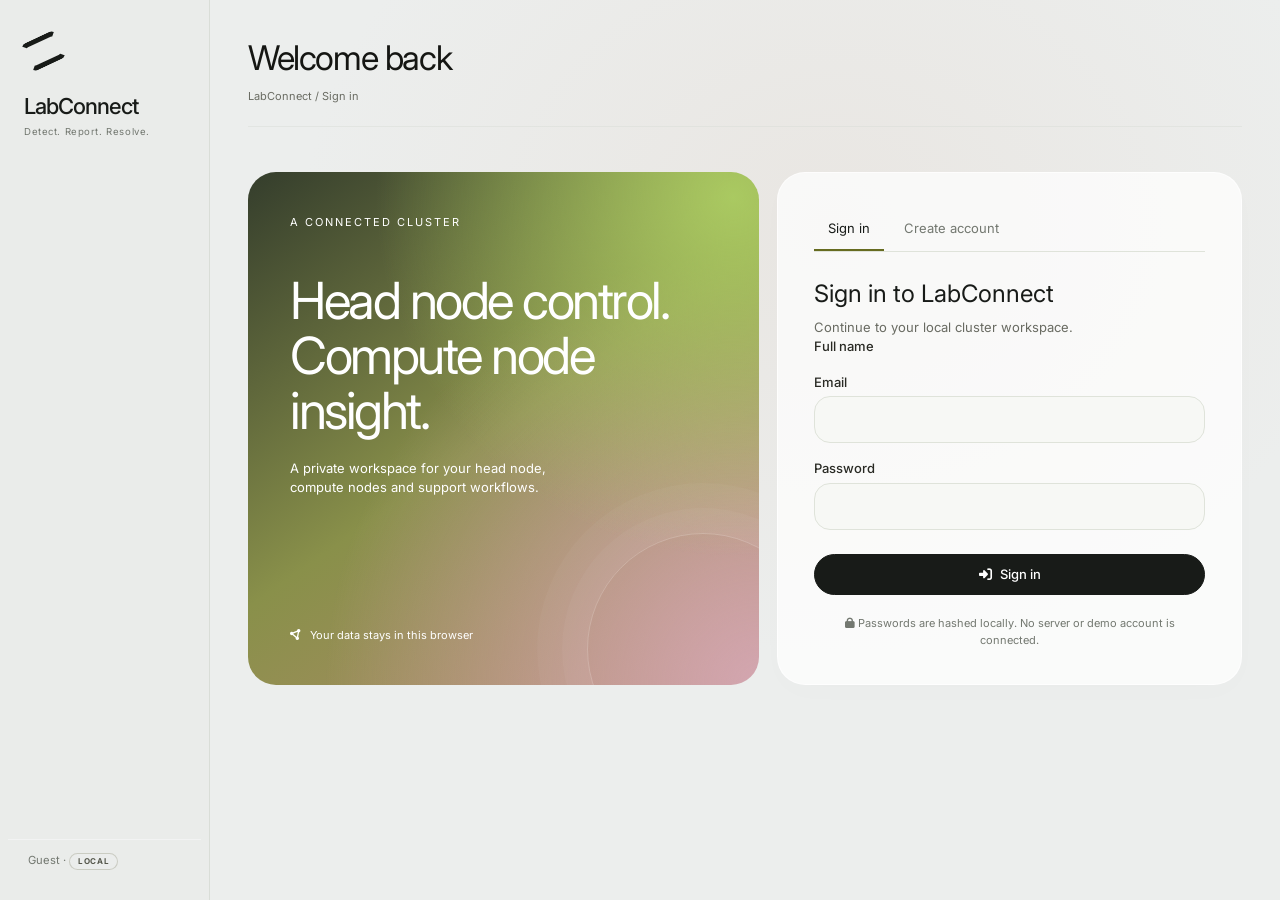
<file: index.html>
﻿<!DOCTYPE html>
<html lang="en">
<head>
    <meta charset="UTF-8" />
    <meta name="viewport" content="width=device-width, initial-scale=1.0" />
    <title>LabConnect Agent — Computer health &amp; fault reporting</title>

    <!-- Font & Icons -->
    <link href="https://fonts.googleapis.com/css2?family=Inter:ital,wght@0,400;0,500;0,600;0,700;1,400&display=swap" rel="stylesheet" />
    <link rel="stylesheet" href="https://cdnjs.cloudflare.com/ajax/libs/font-awesome/6.5.0/css/all.min.css" />

    <link rel="stylesheet" href="assets/css/main.css" />
    <link rel="stylesheet" href="assets/css/agent.css" />
</head>
<body>

<div class="app-container" id="app">

    <!-- ===== SIDEBAR ===== -->
    <aside class="sidebar" id="sidebar">
        <div class="sidebar-brand">
            <h1>Lab<span>Connect</span></h1>
            <div class="tagline">Detect. Report. Resolve.</div>
        </div>

        <nav class="sidebar-nav" id="sidebarNav">
            <!-- filled dynamically -->
        </nav>

        <div class="sidebar-footer">
            <span id="sidebarUser">Guest</span> &middot; <span class="demo-badge">LOCAL</span>
        </div>
    </aside>

    <!-- ===== MAIN ===== -->
    <main class="main-content">
        <!-- Top Bar -->
        <header class="topbar">
            <div class="topbar-left">
                <button class="sidebar-toggle" id="sidebarToggle" aria-label="Toggle sidebar">
                    <i class="fas fa-bars"></i>
                </button>
                <h2 id="pageTitle">Dashboard</h2>
                <div class="breadcrumb" id="pageBreadcrumb">LabConnect / Dashboard</div>
            </div>
            <div class="topbar-right">
                <span class="role-badge" id="roleBadge">Student</span>
                <div class="user-menu" id="userMenu">
                    <span id="userNameDisplay">Student</span>
                    <div class="avatar" id="userAvatar">S</div>
                </div>
                <button class="btn btn-outline btn-sm" id="logoutBtn"><i class="fas fa-sign-out-alt"></i> Logout</button>
            </div>
        </header>

        <!-- ===== PAGES ===== -->
        <div id="pages">
            <!-- content rendered by JS -->
        </div>
    </main>
</div>

<!-- Ordered classic scripts keep the prototype usable without a build step. -->
<script defer src="src/config/constants.js"></script>
<script defer src="src/config/storage-keys.js"></script>
<script defer src="src/state/store.js"></script>
<script defer src="src/utils/format.js"></script>
<script defer src="src/services/reports.js"></script>
<script defer src="src/services/storage.js"></script>
<script defer src="src/services/auth.js"></script>
<script defer src="src/components/status-badge.js"></script>
<script defer src="src/components/navigation.js"></script>
<script defer src="src/components/computer-detail.js"></script>
<script defer src="src/pages/dashboard.js"></script>
<script defer src="src/pages/monitoring.js"></script>
<script defer src="src/pages/my-reports.js"></script>
<script defer src="src/pages/auth.js"></script>
<script defer src="src/pages/onboarding.js"></script>
<script defer src="src/pages/labs.js"></script>
<script defer src="src/pages/report.js"></script>
<script defer src="src/pages/faults.js"></script>
<script defer src="src/pages/computers.js"></script>
<script defer src="src/pages/users.js"></script>
<script defer src="src/pages/analytics.js"></script>
<script defer src="src/router.js"></script>
<script defer src="src/app.js"></script>
</body>
</html>
</file>
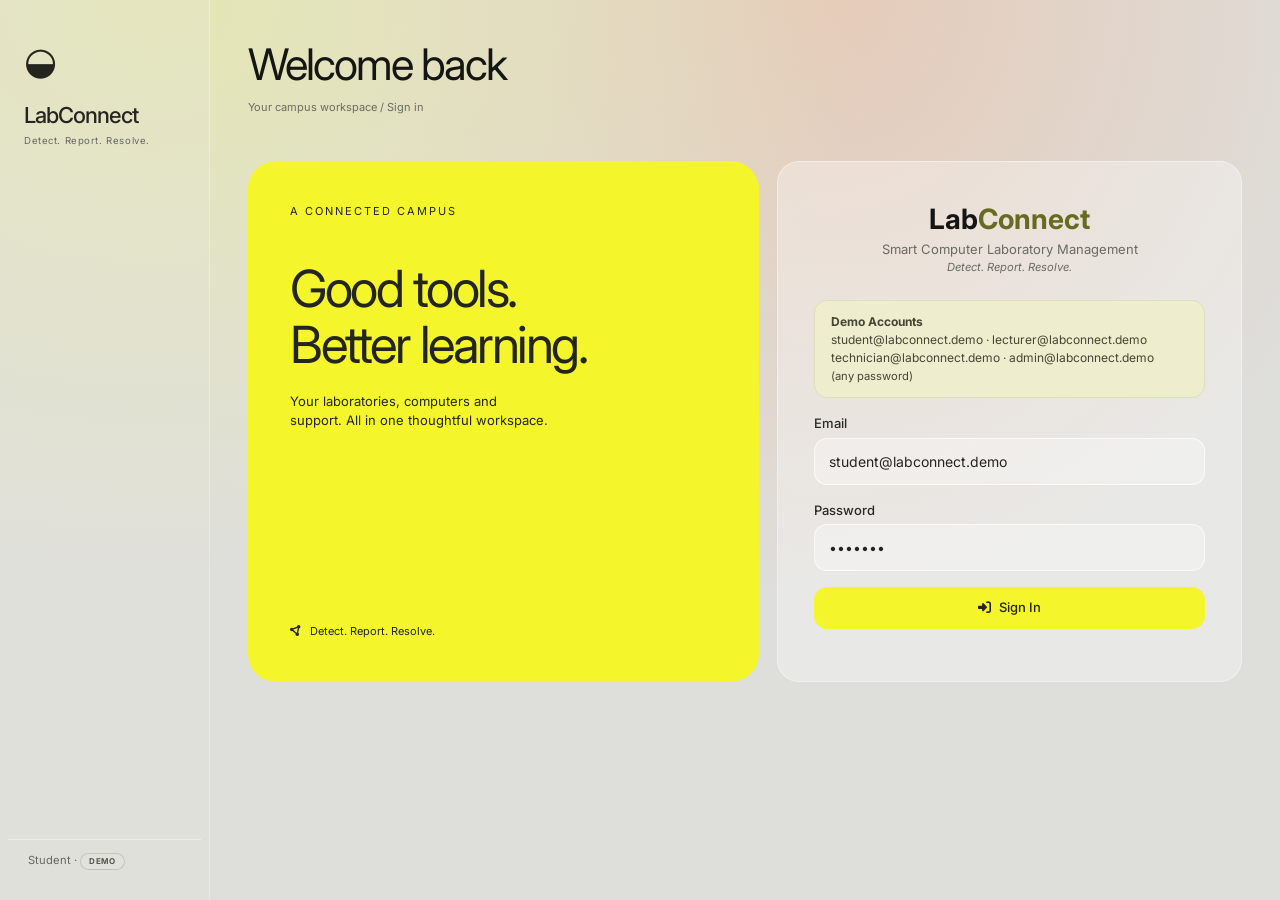
<file: archive/old.html>
<!DOCTYPE html>
<html lang="en">
<head>
    <meta charset="UTF-8" />
    <meta name="viewport" content="width=device-width, initial-scale=1.0" />
    <title>LabConnect – Smart Computer Laboratory Management</title>

    <!-- Font & Icons -->
    <link href="https://fonts.googleapis.com/css2?family=Inter:ital,wght@0,400;0,500;0,600;0,700;1,400&display=swap" rel="stylesheet" />
    <link rel="stylesheet" href="https://cdnjs.cloudflare.com/ajax/libs/font-awesome/6.5.0/css/all.min.css" />

    <style>
        /* ===== RESET & BASE ===== */
        * {
            margin: 0;
            padding: 0;
            box-sizing: border-box;
        }

        body {
            font-family: 'Inter', -apple-system, BlinkMacSystemFont, sans-serif;
            background: #dededb;
            color: #292a24;
            line-height: 1.5;
            min-height: 100vh;
        }

        /* ===== UTILITY ===== */
        .status-badge {
            display: inline-flex;
            align-items: center;
            gap: 0.375rem;
            padding: 0.2rem 0.7rem;
            border-radius: 9999px;
            font-size: 0.7rem;
            font-weight: 600;
            text-transform: uppercase;
            letter-spacing: 0.02em;
        }

        .status-badge .dot {
            width: 0.45rem;
            height: 0.45rem;
            border-radius: 50%;
            display: inline-block;
        }

        .status-badge.healthy { background: #eeefbb; color: #414619; }
        .status-badge.healthy .dot { background: #666b20; }

        .status-badge.warning { background: #ffe0b5; color: #714016; }
        .status-badge.warning .dot { background: #a65b20; }

        .status-badge.critical { background: #ffdbc6; color: #783211; }
        .status-badge.critical .dot { background: #bb521e; }

        .status-badge.offline { background: #e9ecef; color: #495057; }
        .status-badge.offline .dot { background: #6c757d; }

        .status-badge.maintenance { background: #e4e4d4; color: #454535; }
        .status-badge.maintenance .dot { background: #686853; }

        .status-badge.resolved { background: #eeefbb; color: #414619; }
        .status-badge.resolved .dot { background: #666b20; }

        .status-badge.open { background: #ffe0b5; color: #714016; }
        .status-badge.open .dot { background: #a65b20; }

        .status-badge.in-progress { background: #e4e4d4; color: #454535; }
        .status-badge.in-progress .dot { background: #686853; }

        .status-badge.acknowledged { background: #d6d8e7; color: #2d2a5e; }
        .status-badge.acknowledged .dot { background: #666b20; }

        .status-badge.closed { background: #e9ecef; color: #495057; }
        .status-badge.closed .dot { background: #6c757d; }

        .btn {
            display: inline-flex;
            align-items: center;
            gap: 0.5rem;
            padding: 0.5rem 1.1rem;
            border-radius: 0.5rem;
            font-weight: 500;
            font-size: 0.813rem;
            border: none;
            cursor: pointer;
            transition: all 0.15s ease;
            text-decoration: none;
            background: #fff;
            color: #292a24;
            border: 1px solid #e2e8f0;
        }

        .btn:hover { background: #f8f9fa; }

        .btn-primary {
            background: #151613;
            color: #fff;
            border-color: #151613;
        }
        .btn-primary:hover { background: #292a24; border-color: #292a24; }

        .btn-teal {
            background: #666b20;
            color: #fff;
            border-color: #666b20;
        }
        .btn-teal:hover { background: #50551b; border-color: #50551b; }

        .btn-success {
            background: #666b20;
            color: #fff;
            border-color: #666b20;
        }
        .btn-success:hover { background: #1e7e34; border-color: #1e7e34; }

        .btn-danger {
            background: #bb521e;
            color: #fff;
            border-color: #bb521e;
        }
        .btn-danger:hover { background: #c82333; border-color: #c82333; }

        .btn-warning {
            background: #a65b20;
            color: #292a24;
            border-color: #a65b20;
        }
        .btn-warning:hover { background: #e0a800; border-color: #e0a800; }

        .btn-outline {
            background: transparent;
            border-color: #e2e8f0;
        }
        .btn-outline:hover { background: #f8f9fa; }

        .btn-sm { padding: 0.25rem 0.6rem; font-size: 0.7rem; }
        .btn-lg { padding: 0.625rem 1.25rem; font-size: 0.938rem; }

        .card {
            background: #ffffff;
            border-radius: 0.75rem;
            padding: 1.25rem;
            box-shadow: 0 1px 3px rgba(0,0,0,0.06);
            border: 1px solid #eef2f7;
            transition: box-shadow 0.15s ease;
        }
        .card:hover { box-shadow: 0 4px 16px rgba(0,0,0,0.06); }

        .card-title {
            font-size: 0.7rem;
            font-weight: 600;
            text-transform: uppercase;
            letter-spacing: 0.05em;
            color: #696b62;
            margin-bottom: 0.4rem;
        }

        .card-value {
            font-size: 1.625rem;
            font-weight: 700;
            color: #151613;
            line-height: 1.2;
        }

        .card-value .sub {
            font-size: 0.813rem;
            font-weight: 400;
            color: #696b62;
        }

        .section-title {
            font-size: 1.1rem;
            font-weight: 600;
            color: #151613;
            margin-bottom: 1rem;
        }

        .grid-2 { display: grid; grid-template-columns: 1fr 1fr; gap: 1rem; }
        .grid-3 { display: grid; grid-template-columns: repeat(3, 1fr); gap: 1rem; }
        .grid-4 { display: grid; grid-template-columns: repeat(4, 1fr); gap: 1rem; }

        .flex { display: flex; }
        .flex-between { display: flex; justify-content: space-between; align-items: center; }
        .flex-center { display: flex; align-items: center; gap: 0.5rem; }
        .gap-1 { gap: 0.5rem; }
        .gap-2 { gap: 1rem; }
        .gap-3 { gap: 1.5rem; }
        .mt-1 { margin-top: 0.5rem; }
        .mt-2 { margin-top: 1rem; }
        .mt-3 { margin-top: 1.5rem; }
        .mb-1 { margin-bottom: 0.5rem; }
        .mb-2 { margin-bottom: 1rem; }
        .mb-3 { margin-bottom: 1.5rem; }
        .text-center { text-align: center; }
        .text-muted { color: #696b62; }
        .text-sm { font-size: 0.813rem; }
        .text-xs { font-size: 0.7rem; }

        /* ===== SIDEBAR ===== */
        .app-container {
            display: flex;
            min-height: 100vh;
        }

        .sidebar {
            width: 240px;
            background: #151613;
            color: #d4d7e3;
            display: flex;
            flex-direction: column;
            position: fixed;
            top: 0;
            left: 0;
            bottom: 0;
            z-index: 50;
            transition: transform 0.25s ease;
            overflow-y: auto;
        }

        .sidebar-brand {
            padding: 1.25rem 1.25rem 0.75rem 1.25rem;
            border-bottom: 1px solid rgba(255,255,255,0.06);
        }

        .sidebar-brand h1 {
            font-size: 1.125rem;
            font-weight: 700;
            color: #fff;
            letter-spacing: -0.02em;
        }
        .sidebar-brand h1 span {
            color: #666b20;
        }
        .sidebar-brand .tagline {
            font-size: 0.6rem;
            font-weight: 400;
            color: #696b62;
            letter-spacing: 0.06em;
            margin-top: 0.1rem;
        }

        .sidebar-nav {
            flex: 1;
            padding: 0.75rem 0.75rem 1rem;
        }

        .sidebar-nav .nav-label {
            font-size: 0.55rem;
            font-weight: 700;
            text-transform: uppercase;
            letter-spacing: 0.08em;
            color: #5a5f7a;
            padding: 0.75rem 0.75rem 0.25rem;
        }

        .sidebar-nav a {
            display: flex;
            align-items: center;
            gap: 0.625rem;
            padding: 0.5rem 0.75rem;
            border-radius: 0.5rem;
            color: #a8adc7;
            text-decoration: none;
            font-size: 0.813rem;
            font-weight: 500;
            transition: all 0.12s ease;
            margin-bottom: 0.1rem;
        }

        .sidebar-nav a i {
            width: 1.25rem;
            text-align: center;
            font-size: 0.9rem;
            color: #5a5f7a;
        }

        .sidebar-nav a:hover {
            background: rgba(255,255,255,0.05);
            color: #fff;
        }
        .sidebar-nav a:hover i {
            color: #d4d7e3;
        }

        .sidebar-nav a.active {
            background: rgba(14, 165, 233, 0.12);
            color: #fff;
        }
        .sidebar-nav a.active i {
            color: #666b20;
        }

        .sidebar-footer {
            padding: 0.75rem 1.25rem;
            border-top: 1px solid rgba(255,255,255,0.06);
            font-size: 0.7rem;
            color: #5a5f7a;
        }

        /* ===== MAIN CONTENT ===== */
        .main-content {
            flex: 1;
            margin-left: 240px;
            padding: 1.5rem 2rem 2rem;
            min-height: 100vh;
            background: #dededb;
        }

        /* ===== TOP BAR ===== */
        .topbar {
            display: flex;
            justify-content: space-between;
            align-items: center;
            padding-bottom: 1rem;
            border-bottom: 1px solid #eef2f7;
            margin-bottom: 1.5rem;
            flex-wrap: wrap;
            gap: 0.75rem;
        }

        .topbar-left h2 {
            font-size: 1.25rem;
            font-weight: 600;
            color: #151613;
        }
        .topbar-left .breadcrumb {
            font-size: 0.8rem;
            color: #696b62;
        }

        .topbar-right {
            display: flex;
            align-items: center;
            gap: 0.75rem;
        }

        .user-menu {
            display: flex;
            align-items: center;
            gap: 0.5rem;
            padding: 0.25rem 0.5rem 0.25rem 0.75rem;
            border-radius: 9999px;
            background: #fff;
            border: 1px solid #eef2f7;
            cursor: pointer;
            font-size: 0.813rem;
            font-weight: 500;
        }
        .user-menu .avatar {
            width: 2rem;
            height: 2rem;
            border-radius: 50%;
            background: #666b20;
            color: #fff;
            display: flex;
            align-items: center;
            justify-content: center;
            font-weight: 600;
            font-size: 0.7rem;
        }

        .role-badge {
            font-size: 0.55rem;
            font-weight: 700;
            text-transform: uppercase;
            letter-spacing: 0.06em;
            padding: 0.15rem 0.6rem;
            border-radius: 9999px;
            background: #151613;
            color: #fff;
        }

        /* ===== RESPONSIVE ===== */
        .sidebar-toggle {
            display: none;
            background: none;
            border: none;
            font-size: 1.25rem;
            color: #292a24;
            cursor: pointer;
            padding: 0.25rem;
        }

        @media (max-width: 992px) {
            .grid-4 { grid-template-columns: repeat(2, 1fr); }
        }

        @media (max-width: 768px) {
            .sidebar {
                transform: translateX(-100%);
                width: 280px;
            }
            .sidebar.open { transform: translateX(0); }
            .main-content { margin-left: 0; padding: 1rem; }
            .sidebar-toggle { display: block; }
            .grid-2, .grid-3, .grid-4 { grid-template-columns: 1fr; }
            .topbar { flex-direction: column; align-items: stretch; }
            .topbar-right { justify-content: flex-end; }
        }

        @media (max-width: 480px) {
            .main-content { padding: 0.75rem; }
            .card { padding: 0.875rem; }
            .card-value { font-size: 1.25rem; }
        }

        /* ===== PAGE CONTENT (dynamic) ===== */
        .page { display: none; }
        .page.active { display: block; }

        /* ===== LAB MAP ===== */
        .computer-grid {
            display: grid;
            grid-template-columns: repeat(auto-fill, minmax(105px, 1fr));
            gap: 0.75rem;
        }

        .computer-tile {
            background: #fff;
            border: 1px solid #eef2f7;
            border-radius: 0.5rem;
            padding: 0.625rem 0.4rem;
            text-align: center;
            cursor: pointer;
            transition: all 0.15s ease;
        }
        .computer-tile:hover {
            border-color: #666b20;
            transform: translateY(-2px);
            box-shadow: 0 4px 12px rgba(0,0,0,0.05);
        }
        .computer-tile .pc-id {
            font-weight: 600;
            font-size: 0.75rem;
            color: #151613;
        }
        .computer-tile .pc-status {
            font-size: 0.6rem;
            color: #696b62;
            display: flex;
            align-items: center;
            justify-content: center;
            gap: 0.25rem;
            margin-top: 0.15rem;
        }
        .computer-tile .pc-status .dot-sm {
            width: 0.4rem;
            height: 0.4rem;
            border-radius: 50%;
            display: inline-block;
        }

        .computer-tile.healthy { border-left: 3px solid #666b20; }
        .computer-tile.warning { border-left: 3px solid #a65b20; }
        .computer-tile.critical { border-left: 3px solid #bb521e; }
        .computer-tile.offline { border-left: 3px solid #6c757d; background: #f8f9fa; }
        .computer-tile.maintenance { border-left: 3px solid #686853; }

        /* ===== TABLES ===== */
        .table-wrap { overflow-x: auto; }
        table { width: 100%; border-collapse: collapse; font-size: 0.813rem; }
        th { 
            text-align: left; 
            padding: 0.6rem 0.75rem; 
            font-weight: 600; 
            color: #696b62; 
            border-bottom: 1px solid #eef2f7; 
            font-size: 0.65rem; 
            text-transform: uppercase; 
            letter-spacing: 0.05em; 
        }
        td { padding: 0.6rem 0.75rem; border-bottom: 1px solid #f5f6fa; }
        tr:hover td { background: #fafbfc; }

        /* ===== FORMS ===== */
        .form-group { margin-bottom: 1rem; }
        .form-group label { display: block; font-weight: 500; font-size: 0.813rem; margin-bottom: 0.25rem; color: #292a24; }
        .form-group .hint { font-size: 0.7rem; color: #696b62; font-weight: 400; }
        .form-control {
            width: 100%;
            padding: 0.5rem 0.75rem;
            border: 1px solid #e2e8f0;
            border-radius: 0.5rem;
            font-size: 0.875rem;
            font-family: inherit;
            transition: border-color 0.15s ease;
            background: #fff;
        }
        .form-control:focus { outline: none; border-color: #666b20; box-shadow: 0 0 0 3px rgba(14,165,233,0.08); }
        select.form-control { appearance: auto; }

        .alert {
            padding: 0.75rem 1rem;
            border-radius: 0.5rem;
            font-size: 0.813rem;
            margin-bottom: 1rem;
        }
        .alert-info { background: #eeeece; color: #454535; border: 1px solid #dedebc; }
        .alert-success { background: #eeefbb; color: #414619; border: 1px solid #b8dfc5; }
        .alert-warning { background: #ffe0b5; color: #714016; border: 1px solid #fae8a6; }
        .alert-danger { background: #ffdbc6; color: #783211; border: 1px solid #f5c6cb; }

        /* ===== DEMO BADGE ===== */
        .demo-badge {
            display: inline-block;
            font-size: 0.5rem;
            font-weight: 700;
            text-transform: uppercase;
            letter-spacing: 0.08em;
            padding: 0.1rem 0.5rem;
            border-radius: 9999px;
            background: rgba(255,255,255,0.06);
            color: #5a5f7a;
            border: 1px solid rgba(255,255,255,0.06);
        }

        /* ===== STATS ROW (like reference) ===== */
        .stats-row {
            display: grid;
            grid-template-columns: repeat(auto-fit, minmax(180px, 1fr));
            gap: 1rem;
            margin-bottom: 1.5rem;
        }

        .stat-card {
            background: #fff;
            border-radius: 0.75rem;
            padding: 1rem 1.25rem;
            border: 1px solid #eef2f7;
            box-shadow: 0 1px 3px rgba(0,0,0,0.04);
        }
        .stat-card .stat-label {
            font-size: 0.7rem;
            font-weight: 600;
            text-transform: uppercase;
            letter-spacing: 0.04em;
            color: #696b62;
        }
        .stat-card .stat-value {
            font-size: 1.5rem;
            font-weight: 700;
            color: #151613;
        }
        .stat-card .stat-change {
            font-size: 0.7rem;
            font-weight: 500;
        }
        .stat-card .stat-change.up { color: #666b20; }
        .stat-card .stat-change.down { color: #bb521e; }

        /* scroll */
        .sidebar::-webkit-scrollbar { width: 3px; }
        .sidebar::-webkit-scrollbar-track { background: transparent; }
        .sidebar::-webkit-scrollbar-thumb { background: #2a2f4a; border-radius: 9999px; }

        /* Reference palette: citrus, apricot, charcoal and warm frosted gray. */
        :root { --citrus:#f5f52c; --apricot:#ff934c; --ink:#24251f; --muted:#65675e; --glass:rgba(255,255,255,.32); }
        body { background: radial-gradient(ellipse at 12% 0%, #e5e6b3 0, transparent 45%), radial-gradient(ellipse at 65% 0%, #e5cbb9 0, transparent 48%), #dededb; color:var(--ink); }
        button,input,select,textarea { font:inherit; }
        button:focus-visible,a:focus-visible { outline:3px solid #666b20; outline-offset:4px; }
        .sidebar { width:210px; background:rgba(231,231,217,.28); color:var(--ink); border-right:1px solid #ffffff45; padding:18px 8px; }
        .sidebar-brand { padding:18px 16px 30px; border:0; }
        .sidebar-brand h1 { color:var(--ink); font-size:22px; font-weight:500; letter-spacing:-1px; }
        .sidebar-brand h1::before { content:'◒'; display:block; font-size:38px; line-height:1.3; margin-bottom:14px; }
        .sidebar-brand h1 span { color:var(--ink); }
        .sidebar-brand .tagline,.sidebar-footer,.sidebar-nav .nav-label { color:var(--muted); }
        .sidebar-nav a { color:#52544b; padding:13px 14px; border-radius:15px; margin-bottom:6px; font-size:12px; }
        .sidebar-nav a i,.sidebar-nav a.active i { color:var(--ink); }
        .sidebar-nav a:hover,.sidebar-nav a.active { background:#ffffffa8; color:var(--ink); }
        .sidebar-nav a:hover i { color:var(--ink); }
        .sidebar-footer { border-color:#ffffff66; }
        .demo-badge { color:#55574c; border-color:#898b7255; }
        .main-content { margin-left:210px; padding:38px 38px 48px; background:transparent; min-width:0; }
        .topbar { border:0; margin-bottom:30px; padding:0; }
        .topbar-left h2 { font-size:clamp(30px,3.4vw,48px); font-weight:400; letter-spacing:-2px; line-height:1.2; }
        .topbar-left .breadcrumb { font-size:11px; margin-top:9px; }
        .user-menu { background:var(--glass); border-color:#ffffff88; border-radius:16px; padding:8px 10px 8px 15px; font-size:12px; cursor:default; }
        .user-menu .avatar { background:var(--ink); color:var(--citrus); }
        .role-badge { background:#ffffff65; color:var(--ink); padding:7px 10px; }
        .btn { border-radius:13px; padding:10px 16px; background:var(--glass); border-color:#ffffff88; color:var(--ink); }
        .btn:hover { background:#ffffffa6; transform:translateY(-1px); }
        .btn-primary,.btn-teal,.btn-success { background:var(--citrus); border-color:var(--citrus); color:var(--ink); }
        .btn-primary:hover,.btn-teal:hover,.btn-success:hover { background:#e8e927; border-color:#e8e927; }
        .btn-warning,.btn-danger { background:var(--apricot); color:var(--ink); border-color:var(--apricot); }
        .btn-sm { padding:7px 11px; }
        .card,.stat-card { background:var(--glass); border:1px solid #ffffff66; border-radius:22px; box-shadow:none; padding:23px; }
        .card:hover { box-shadow:0 8px 24px #33351a08; }
        .section-title { font-weight:500; font-size:18px; letter-spacing:-.5px; margin:25px 0 16px; }
        .stats-row { gap:12px; grid-template-columns:repeat(3,minmax(0,1fr)); }
        .stat-card .stat-label { text-transform:none; letter-spacing:0; color:#505248; font-weight:400; }
        .stat-card .stat-value { font-weight:400; font-size:34px; color:var(--ink)!important; }
        .status-badge { text-transform:none; font-weight:500; letter-spacing:0; font-size:10px; padding:5px 9px; }
        .table-wrap { border-radius:20px; background:#ffffff17; padding:8px 12px; }
        th { text-transform:none; letter-spacing:0; font-weight:400; font-size:11px; border-color:#ffffff55; padding:16px 12px; }
        td { padding:18px 12px; border-color:#ffffff35; font-size:12px; }
        tr:hover td { background:#ffffff35; }
        .form-control { background:#ffffff55; border-color:#ffffffaa; border-radius:13px; padding:12px 14px; color:var(--ink); }
        .form-control:focus { border-color:#686b30; box-shadow:0 0 0 3px #686b3015; }
        .computer-tile { background:#ffffff66; border-radius:15px; padding:16px 8px; }
        .overview { display:grid; grid-template-columns:1fr 1fr 1fr; gap:14px; margin-bottom:25px; }
        .overview-card { border-radius:25px; padding:24px; position:relative; overflow:hidden; min-height:230px; }
        .overview-card h3 { font-size:14px; font-weight:400; }
        .overview-card .metric { font-size:62px; font-weight:400; letter-spacing:-4px; margin-top:20px; line-height:1.15; position:relative; z-index:1; }
        .overview-card p { font-size:11px; margin-top:8px; position:relative; z-index:1; }
        .overview-card.citrus { background:var(--citrus); }
        .overview-card.apricot { background:var(--apricot); }
        .overview-card.dark { background:#151613; color:#f1f1e8; display:flex; flex-direction:column; align-items:flex-start; }
        .overview-card.dark h3 { color:#c5c6ba; }
        .overview-card.dark strong { font-size:27px; font-weight:400; letter-spacing:-1px; margin-top:22px; line-height:1.2; }
        .overview-card.dark .btn { margin-top:auto; font-size:11px; }
        .mini-bars { position:absolute; right:20px; bottom:0; display:flex; align-items:flex-end; gap:7px; height:105px; opacity:.8; }
        .mini-bars span { width:26px; height:35%; background:repeating-linear-gradient(45deg, #292a24 0 2px, transparent 2px 5px); border-radius:9px 9px 0 0; }
        .mini-bars span:nth-child(2) { height:65%; } .mini-bars span:nth-child(3) { height:100%; background:linear-gradient(#292a24,transparent); }
        .overview-card.apricot::after { content:''; position:absolute; width:140px; height:140px; border:28px solid #292a2422; border-top-color:#292a24; border-radius:50%; right:-30px; bottom:-35px; transform:rotate(-25deg); }
        .login-layout { display:grid; grid-template-columns:1.1fr 1fr; max-width:1000px; margin:45px auto; gap:18px; align-items:stretch; }
        .login-story { background:var(--citrus); border-radius:28px; padding:42px; display:flex; flex-direction:column; position:relative; overflow:hidden; }
        .login-story .eyebrow { font-size:11px; letter-spacing:2px; text-transform:uppercase; }
        .login-story h2 { font-size:clamp(34px,4vw,56px); line-height:1.08; font-weight:400; letter-spacing:-2.5px; margin:42px 0 20px; }
        .login-story p { font-size:13px; max-width:260px; }
        .login-story .story-footer { margin-top:auto; padding-top:60px; font-size:11px; }
        .login-layout > .card { padding:36px!important; }
        body.signed-out .topbar-right { display:none; }
        .alert { border-radius:13px; }
        @media(min-width:1500px) { .main-content { padding-left:60px; padding-right:60px; } }
        @media(max-width:1100px) { .main-content { padding:28px 24px; } .overview-card { padding:20px; } .login-story { padding:28px; } }
        @media(max-width:768px) { .sidebar { width:240px; background:#e4e4d7; } .main-content { margin-left:0; padding:24px 18px; } .topbar-left { position:relative; padding-left:36px; } .sidebar-toggle { position:absolute; left:0; top:7px; } .topbar-right { flex-wrap:wrap; justify-content:flex-start; } .overview { grid-template-columns:1fr; } .overview-card { min-height:200px; } .stats-row { grid-template-columns:repeat(2,minmax(0,1fr)); } .login-layout { grid-template-columns:1fr; margin:20px auto; } .login-story .story-footer { padding-top:30px; } .grid-2 .flex-between { flex-wrap:wrap; gap:10px; } }
        @media(prefers-reduced-motion:reduce) { *,*::before,*::after { transition:none!important; scroll-behavior:auto!important; } }

    </style>
</head>
<body>

<div class="app-container" id="app">

    <!-- ===== SIDEBAR ===== -->
    <aside class="sidebar" id="sidebar">
        <div class="sidebar-brand">
            <h1>Lab<span>Connect</span></h1>
            <div class="tagline">Detect. Report. Resolve.</div>
        </div>

        <nav class="sidebar-nav" id="sidebarNav">
            <!-- filled dynamically -->
        </nav>

        <div class="sidebar-footer">
            <span id="sidebarUser">Student</span> &middot; <span class="demo-badge">DEMO</span>
        </div>
    </aside>

    <!-- ===== MAIN ===== -->
    <main class="main-content">
        <!-- Top Bar -->
        <header class="topbar">
            <div class="topbar-left">
                <button class="sidebar-toggle" id="sidebarToggle" aria-label="Toggle sidebar">
                    <i class="fas fa-bars"></i>
                </button>
                <h2 id="pageTitle">Dashboard</h2>
                <div class="breadcrumb" id="pageBreadcrumb">LabConnect / Dashboard</div>
            </div>
            <div class="topbar-right">
                <span class="role-badge" id="roleBadge">Student</span>
                <div class="user-menu" id="userMenu">
                    <span id="userNameDisplay">Student</span>
                    <div class="avatar" id="userAvatar">S</div>
                </div>
                <button class="btn btn-outline btn-sm" id="logoutBtn"><i class="fas fa-sign-out-alt"></i> Logout</button>
            </div>
        </header>

        <!-- ===== PAGES ===== -->
        <div id="pages">
            <!-- content rendered by JS -->
        </div>
    </main>
</div>

<script>
// ============================================================
//  DATA
// ============================================================

const LABS = [
    { id: 1, name: 'Computer Lab 1', building: 'Science Block', room: 'F001', total: 20 },
    { id: 2, name: 'Computer Lab 2', building: 'Science Block', room: 'F002', total: 20 },
    { id: 3, name: 'Computer Lab 3', building: 'Engineering Wing', room: 'E101', total: 20 },
    { id: 4, name: 'Computer Lab 4', building: 'Engineering Wing', room: 'E102', total: 20 },
];

const STATUSES = ['HEALTHY', 'WARNING', 'FAULT_REPORTED', 'UNDER_MAINTENANCE', 'OFFLINE'];
const STATUS_MAP = {
    HEALTHY: { label: 'Healthy', cls: 'healthy', icon: 'fa-check-circle', color: '#666b20' },
    WARNING: { label: 'Warning', cls: 'warning', icon: 'fa-triangle-exclamation', color: '#a65b20' },
    FAULT_REPORTED: { label: 'Faulty', cls: 'critical', icon: 'fa-circle-exclamation', color: '#bb521e' },
    UNDER_MAINTENANCE: { label: 'Maintenance', cls: 'maintenance', icon: 'fa-tools', color: '#686853' },
    OFFLINE: { label: 'Offline', cls: 'offline', icon: 'fa-power-off', color: '#6c757d' },
};

const FAULT_TYPES = [
    'Computer Not Starting',
    'Network Problem',
    'Internet Problem',
    'Keyboard Problem',
    'Mouse Problem',
    'Monitor/Display Problem',
    'Login Problem',
    'Software Problem',
    'Slow Computer',
    'Physical Damage',
    'Other'
];

const FAULT_SOURCES = ['MANUAL', 'AUTO'];
const FAULT_STATUSES = ['OPEN', 'ACKNOWLEDGED', 'IN_PROGRESS', 'RESOLVED', 'CLOSED'];

let users = [
    { id: 1, name: 'Student User', email: 'student@labconnect.demo', role: 'STUDENT', initials: 'S' },
    { id: 2, name: 'Lecturer User', email: 'lecturer@labconnect.demo', role: 'LECTURER', initials: 'L' },
    { id: 3, name: 'Technician User', email: 'technician@labconnect.demo', role: 'TECHNICIAN', initials: 'T' },
    { id: 4, name: 'Admin User', email: 'admin@labconnect.demo', role: 'ADMIN', initials: 'A' },
];

// Generate computers
let computers = [];
let computerId = 1;
LABS.forEach(lab => {
    for (let i = 1; i <= lab.total; i++) {
        const num = String(i).padStart(2, '0');
        const status = STATUSES[Math.floor(Math.random() * 3)];
        computers.push({
            id: computerId++,
            labId: lab.id,
            number: `PC-${num}`,
            hostname: `LAB${lab.id}-PC${num}`,
            ip: `192.168.${lab.id}.${i}`,
            os: 'Windows 11 Pro',
            status: status,
            lastSeen: new Date().toISOString(),
            cpu: Math.round(20 + Math.random() * 50),
            ram: Math.round(30 + Math.random() * 50),
            disk: Math.round(40 + Math.random() * 50),
            network: 'CONNECTED',
            internet: 'CONNECTED',
            agent: 'ONLINE',
        });
    }
});

// Fault reports
let faults = [];
let faultId = 1;

function createFault(computerId, type, description, source, reporterId, priority = 'MEDIUM') {
    const computer = computers.find(c => c.id === computerId);
    if (!computer) return null;
    const lab = LABS.find(l => l.id === computer.labId);
    const report = {
        id: faultId++,
        computerId,
        labId: computer.labId,
        computerNumber: computer.number,
        labName: lab ? lab.name : 'Unknown',
        faultType: type,
        description: description,
        source: source,
        priority: priority,
        status: 'OPEN',
        reportedBy: reporterId,
        assignedTechnician: null,
        reportedAt: new Date().toISOString(),
        resolvedAt: null,
        notes: [],
        history: [{ status: 'OPEN', at: new Date().toISOString(), by: reporterId }]
    };
    faults.push(report);
    if (source === 'AUTO' || type.includes('Network') || type.includes('Internet')) {
        computer.status = 'WARNING';
    } else {
        computer.status = 'FAULT_REPORTED';
    }
    return report;
}

// Seed faults
function seedFaults() {
    const comps = computers.slice(0, 30);
    comps.forEach((c, idx) => {
        if (idx % 5 === 0) {
            const type = FAULT_TYPES[idx % FAULT_TYPES.length];
            const source = idx % 3 === 0 ? 'AUTO' : 'MANUAL';
            const reporter = source === 'AUTO' ? 0 : (idx % 2 === 0 ? 1 : 2);
            const statuses = ['OPEN', 'ACKNOWLEDGED', 'IN_PROGRESS', 'RESOLVED', 'RESOLVED'];
            const f = createFault(c.id, type, `Sample ${source.toLowerCase()} fault on ${c.number}`, source, reporter);
            if (f) {
                const st = statuses[idx % statuses.length];
                if (st !== 'OPEN') {
                    f.status = st;
                    f.history.push({ status: st, at: new Date(Date.now() - 3600000 * idx).toISOString(), by: reporter });
                }
            }
        }
    });
}
seedFaults();

// ============================================================
//  STATE
// ============================================================

let currentUser = null;
let currentPage = 'dashboard';
let selectedLabId = null;
let selectedComputerId = null;

// ============================================================
//  RENDER FUNCTIONS
// ============================================================

function getStatusInfo(status) {
    return STATUS_MAP[status] || STATUS_MAP.HEALTHY;
}

function getStatusBadge(status) {
    const info = getStatusInfo(status);
    return `<span class="status-badge ${info.cls}"><span class="dot"></span> ${info.label}</span>`;
}

function getFaultStatusBadge(status) {
    const cls = status.toLowerCase().replace('_', '-');
    return `<span class="status-badge ${cls}"><span class="dot"></span> ${status.replace('_', ' ')}</span>`;
}

function getUserName(id) {
    if (id === 0) return 'System';
    const u = users.find(u => u.id === id);
    return u ? u.name : 'Unknown';
}

function renderSidebar() {
    const nav = document.getElementById('sidebarNav');
    if (!currentUser) return;
    const role = currentUser.role;
    let items = [];

    const common = [
        { id: 'dashboard', label: 'Dashboard', icon: 'fa-gauge-high' },
    ];

    if (role === 'STUDENT') {
        items = [
            ...common,
            { id: 'labs', label: 'Laboratories', icon: 'fa-flask' },
            { id: 'myreports', label: 'My Reports', icon: 'fa-list' },
            { id: 'report', label: 'Report Problem', icon: 'fa-circle-exclamation' },
        ];
    } else if (role === 'LECTURER') {
        items = [
            ...common,
            { id: 'labs', label: 'Laboratories', icon: 'fa-flask' },
            { id: 'report', label: 'Report Problem', icon: 'fa-circle-exclamation' },
            { id: 'myreports', label: 'Reports', icon: 'fa-list' },
        ];
    } else if (role === 'TECHNICIAN') {
        items = [
            ...common,
            { id: 'labs', label: 'Laboratories', icon: 'fa-flask' },
            { id: 'faults', label: 'Fault Management', icon: 'fa-bug' },
            { id: 'monitoring', label: 'Monitoring', icon: 'fa-heart-pulse' },
        ];
    } else if (role === 'ADMIN') {
        items = [
            ...common,
            { id: 'labs', label: 'Laboratories', icon: 'fa-flask' },
            { id: 'computers', label: 'Computers', icon: 'fa-desktop' },
            { id: 'users', label: 'Users', icon: 'fa-users' },
            { id: 'analytics', label: 'Analytics', icon: 'fa-chart-simple' },
            { id: 'faults', label: 'Faults', icon: 'fa-bug' },
        ];
    }

    let html = '';
    html += `<div class="nav-label">${role} Dashboard</div>`;
    items.forEach(item => {
        const active = currentPage === item.id ? 'active' : '';
        html += `<a href="#" data-page="${item.id}" class="${active}"><i class="fas ${item.icon}"></i> ${item.label}</a>`;
    });

    nav.innerHTML = html;

    nav.querySelectorAll('a[data-page]').forEach(el => {
        el.addEventListener('click', (e) => {
            e.preventDefault();
            const page = el.dataset.page;
            navigateTo(page);
        });
    });

    document.getElementById('sidebarUser').textContent = currentUser.name;
    document.getElementById('roleBadge').textContent = currentUser.role;
    document.getElementById('userNameDisplay').textContent = currentUser.name;
    document.getElementById('userAvatar').textContent = currentUser.initials;
}

function navigateTo(page, data = null) {
    document.body.classList.remove('signed-out');
    currentPage = page;
    document.querySelectorAll('.sidebar-nav a[data-page]').forEach(el => {
        el.classList.toggle('active', el.dataset.page === page);
    });

    const titles = {
        dashboard: 'Dashboard',
        labs: 'Laboratories',
        myreports: 'My Reports',
        report: 'Report a Problem',
        faults: 'Fault Management',
        monitoring: 'Monitoring',
        computers: 'Computer Management',
        users: 'User Management',
        analytics: 'Analytics & Reports',
    };
    document.getElementById('pageTitle').textContent = titles[page] || page;
    document.getElementById('pageBreadcrumb').textContent = `LabConnect / ${titles[page] || page}`;

    const container = document.getElementById('pages');
    if (page === 'dashboard') renderDashboard(container);
    else if (page === 'labs') renderLabs(container);
    else if (page === 'myreports') renderMyReports(container);
    else if (page === 'report') renderReportForm(container);
    else if (page === 'faults') renderFaults(container);
    else if (page === 'monitoring') renderMonitoring(container);
    else if (page === 'computers') renderComputers(container);
    else if (page === 'users') renderUsers(container);
    else if (page === 'analytics') renderAnalytics(container);
    else container.innerHTML = `<div class="alert alert-info">Page: ${page} — coming soon.</div>`;
}

// ============================================================
//  DASHBOARD
// ============================================================

function renderDashboard(container) {
    const role = currentUser.role;
    const total = computers.length;
    const healthy = computers.filter(c => c.status === 'HEALTHY').length;
    const faulty = computers.filter(c => c.status === 'FAULT_REPORTED').length;
    const warning = computers.filter(c => c.status === 'WARNING').length;
    const offline = computers.filter(c => c.status === 'OFFLINE').length;
    const maintenance = computers.filter(c => c.status === 'UNDER_MAINTENANCE').length;
    const openFaults = faults.filter(f => f.status !== 'RESOLVED' && f.status !== 'CLOSED').length;

    let html = `
        <div class="overview">
            <section class="overview-card citrus"><h3>Computer availability <i class="fas fa-desktop" style="float:right" aria-hidden="true"></i></h3><div class="metric">${healthy}<span style="font-size:18px;letter-spacing:0"> / ${total}</span></div><p>Healthy computers, ready to use</p><div class="mini-bars" aria-hidden="true"><span></span><span></span><span></span></div></section>
            <section class="overview-card apricot"><h3>Needs attention <i class="fas fa-sliders" style="float:right" aria-hidden="true"></i></h3><div class="metric">${warning + faulty}</div><p>${warning} warnings &middot; ${faulty} reported faults</p></section>
            <section class="overview-card dark"><h3>Your workspace</h3><strong>A better lab day<br>starts here.</strong><p>Find a computer and keep your lab connected.</p><button class="btn btn-teal" onclick="navigateTo('labs')">Explore laboratories <i class="fas fa-arrow-up-right-from-square" aria-hidden="true"></i></button></section>
        </div>
        <div class="stats-row">
            <div class="stat-card"><div class="stat-label">Open fault reports</div><div class="stat-value">${openFaults}</div></div>
            <div class="stat-card"><div class="stat-label">Offline computers</div><div class="stat-value">${offline}</div></div>
            <div class="stat-card"><div class="stat-label">Under maintenance</div><div class="stat-value">${maintenance}</div></div>
        </div>
    `;

    // Laboratories summary
    html += `<h3 class="section-title">Laboratory Health</h3><div class="grid-2">`;
    LABS.forEach(lab => {
        const labComps = computers.filter(c => c.labId === lab.id);
        const totalL = labComps.length;
        const healthyL = labComps.filter(c => c.status === 'HEALTHY').length;
        const pct = totalL ? Math.round(healthyL / totalL * 100) : 0;
        const faultyL = labComps.filter(c => c.status === 'FAULT_REPORTED' || c.status === 'WARNING').length;
        const offlineL = labComps.filter(c => c.status === 'OFFLINE').length;
        html += `
            <div class="card" style="cursor:pointer;" onclick="navigateTo('labs')">
                <div class="flex-between">
                    <div><strong>${lab.name}</strong> <span class="text-muted text-sm">${lab.building}, ${lab.room}</span></div>
                    <span class="status-badge ${pct > 90 ? 'healthy' : pct > 70 ? 'warning' : 'critical'}">
                        <span class="dot"></span> ${pct}% Healthy
                    </span>
                </div>
                <div class="flex gap-2 mt-1 text-sm">
                    <span>🟢 ${healthyL} Available</span>
                    <span>🟠 ${faultyL} Faulty</span>
                    <span>⚪ ${offlineL} Offline</span>
                </div>
                <div class="text-xs text-muted mt-1">${totalL} computers</div>
            </div>
        `;
    });
    html += `</div>`;

    // Recent faults
    html += `<h3 class="section-title mt-3">Recent Fault Reports</h3><div class="table-wrap">`;
    html += `<table><thead><tr><th>ID</th><th>Computer</th><th>Lab</th><th>Problem</th><th>Status</th><th>Source</th></tr></thead><tbody>`;
    faults.slice(0, 6).forEach(f => {
        html += `<tr>
            <td>#${f.id}</td>
            <td>${f.computerNumber}</td>
            <td>${f.labName}</td>
            <td>${f.faultType}</td>
            <td>${getFaultStatusBadge(f.status)}</td>
            <td><span class="text-xs">${f.source}</span></td>
        </tr>`;
    });
    html += `</tbody></table></div>`;

    container.innerHTML = html;
}

// ============================================================
//  LABS (with computer map)
// ============================================================

function renderLabs(container) {
    if (selectedLabId) {
        renderLabDetail(container);
        return;
    }

    let html = `<h3 class="section-title">All Laboratories</h3><div class="grid-2">`;
    LABS.forEach(lab => {
        const labComps = computers.filter(c => c.labId === lab.id);
        const totalL = labComps.length;
        const healthyL = labComps.filter(c => c.status === 'HEALTHY').length;
        const pct = totalL ? Math.round(healthyL / totalL * 100) : 0;
        const faultyL = labComps.filter(c => c.status === 'FAULT_REPORTED' || c.status === 'WARNING').length;
        const offlineL = labComps.filter(c => c.status === 'OFFLINE').length;
        html += `
            <div class="card" style="cursor:pointer;" onclick="selectLab(${lab.id})">
                <div class="flex-between">
                    <div><strong>${lab.name}</strong> <span class="text-muted text-sm">${lab.building}, ${lab.room}</span></div>
                    <span class="status-badge ${pct > 90 ? 'healthy' : pct > 70 ? 'warning' : 'critical'}">
                        <span class="dot"></span> ${pct}% Health
                    </span>
                </div>
                <div class="flex gap-2 mt-1 text-sm">
                    <span>🟢 ${healthyL} Available</span>
                    <span>🟠 ${faultyL} Faulty</span>
                    <span>⚪ ${offlineL} Offline</span>
                </div>
                <div class="text-xs text-muted mt-1">${totalL} computers</div>
                <button class="btn btn-sm btn-teal mt-1" onclick="event.stopPropagation();selectLab(${lab.id})">View Lab <i class="fas fa-arrow-right"></i></button>
            </div>
        `;
    });
    html += `</div>`;
    container.innerHTML = html;
}

function selectLab(labId) {
    selectedLabId = labId;
    selectedComputerId = null;
    navigateTo('labs');
}

function renderLabDetail(container) {
    const lab = LABS.find(l => l.id === selectedLabId);
    if (!lab) { selectedLabId = null; renderLabs(container); return; }

    const labComps = computers.filter(c => c.labId === lab.id);
    const healthyL = labComps.filter(c => c.status === 'HEALTHY').length;
    const pct = labComps.length ? Math.round(healthyL / labComps.length * 100) : 0;

    let html = `
        <div class="flex-between mb-2">
            <div>
                <h3 class="section-title" style="margin-bottom:0;">${lab.name}</h3>
                <span class="text-muted text-sm">${lab.building}, ${lab.room} &middot; ${labComps.length} computers &middot; ${pct}% healthy</span>
            </div>
            <div>
                <button class="btn btn-sm btn-outline" onclick="selectedLabId=null;navigateTo('labs')"><i class="fas fa-arrow-left"></i> Back</button>
            </div>
        </div>
        <div class="flex gap-2 mb-2" style="flex-wrap:wrap;">
            <span class="status-badge healthy"><span class="dot"></span> Healthy</span>
            <span class="status-badge warning"><span class="dot"></span> Warning</span>
            <span class="status-badge critical"><span class="dot"></span> Faulty</span>
            <span class="status-badge maintenance"><span class="dot"></span> Maintenance</span>
            <span class="status-badge offline"><span class="dot"></span> Offline</span>
        </div>
        <div class="computer-grid">
    `;

    labComps.forEach(c => {
        const info = getStatusInfo(c.status);
        html += `
            <div class="computer-tile ${info.cls}" onclick="selectComputer(${c.id})">
                <div class="pc-id">${c.number}</div>
                <div class="pc-status"><span class="dot-sm" style="background:${info.color};"></span> ${info.label}</div>
                <div class="text-xs text-muted">${c.hostname}</div>
            </div>
        `;
    });

    html += `</div>`;

    if (selectedComputerId) {
        const comp = computers.find(c => c.id === selectedComputerId);
        if (comp) {
            html += renderComputerDetail(comp);
        }
    }

    container.innerHTML = html;
}

function selectComputer(compId) {
    selectedComputerId = compId;
    navigateTo('labs');
}

function renderComputerDetail(comp) {
    const lab = LABS.find(l => l.id === comp.labId);
    const compFaults = faults.filter(f => f.computerId === comp.id);
    const info = getStatusInfo(comp.status);

    let html = `
        <div class="card mt-3" style="border-left:4px solid ${info.color};">
            <div class="flex-between">
                <div>
                    <h4 style="font-size:1rem;font-weight:600;">${comp.number} <span class="text-muted text-sm">${comp.hostname}</span></h4>
                    <div class="text-sm text-muted">${lab ? lab.name : ''} &middot; IP: ${comp.ip} &middot; ${comp.os}</div>
                </div>
                <div>${getStatusBadge(comp.status)}</div>
            </div>
            <div class="grid-3 mt-2">
                <div><span class="text-muted text-xs">CPU</span><br><strong>${comp.cpu}%</strong></div>
                <div><span class="text-muted text-xs">RAM</span><br><strong>${comp.ram}%</strong></div>
                <div><span class="text-muted text-xs">Disk</span><br><strong>${comp.disk}%</strong></div>
            </div>
            <div class="flex gap-2 mt-2">
                <span class="text-xs text-muted">Network: ${comp.network}</span>
                <span class="text-xs text-muted">Internet: ${comp.internet}</span>
                <span class="text-xs text-muted">Agent: ${comp.agent}</span>
            </div>
            <div class="flex gap-2 mt-2">
                <button class="btn btn-sm btn-teal" onclick="reportFaultForComputer(${comp.id})"><i class="fas fa-flag"></i> Report Problem</button>
                ${currentUser && currentUser.role === 'TECHNICIAN' ? `
                    <button class="btn btn-sm btn-warning"><i class="fas fa-tools"></i> Maintenance</button>
                    <button class="btn btn-sm btn-outline"><i class="fas fa-chart-line"></i> Diagnostics</button>
                ` : ''}
            </div>
            ${compFaults.length > 0 ? `
                <div class="mt-2"><span class="text-muted text-xs">Active faults:</span>
                ${compFaults.filter(f=>f.status!=='RESOLVED'&&f.status!=='CLOSED').map(f => `
                    <span class="status-badge ${f.status.toLowerCase().replace('_','-')}"><span class="dot"></span> ${f.faultType}</span>
                `).join(' ') || 'None'}
                </div>
            ` : ''}
        </div>
    `;
    return html;
}

function reportFaultForComputer(compId) {
    selectedComputerId = compId;
    navigateTo('report');
}

// ============================================================
//  REPORT FORM
// ============================================================

function renderReportForm(container) {
    const comp = selectedComputerId ? computers.find(c => c.id === selectedComputerId) : null;
    const labOptions = LABS.map(l => `<option value="${l.id}">${l.name}</option>`).join('');
    const typeOptions = FAULT_TYPES.map(t => `<option value="${t}">${t}</option>`).join('');

    let html = `
        <h3 class="section-title">Report a Computer Problem</h3>
        <div class="card" style="max-width:600px;">
            <form id="reportForm">
                <div class="form-group">
                    <label>Laboratory *</label>
                    <select class="form-control" id="reportLab" ${comp ? `disabled` : ''}>
                        ${labOptions}
                    </select>
                </div>
                <div class="form-group">
                    <label>Computer *</label>
                    <select class="form-control" id="reportComputer">
                        <option value="">Select a computer</option>
                    </select>
                </div>
                <div class="form-group">
                    <label>Problem Category *</label>
                    <select class="form-control" id="reportType">
                        ${typeOptions}
                    </select>
                </div>
                <div class="form-group">
                    <label>Description *</label>
                    <textarea class="form-control" id="reportDesc" rows="3" placeholder="Describe the issue in detail..."></textarea>
                </div>
                <div class="form-group">
                    <label>Additional Notes <span class="hint">(optional)</span></label>
                    <input class="form-control" id="reportNotes" placeholder="Any extra information" />
                </div>
                <button type="submit" class="btn btn-teal"><i class="fas fa-paper-plane"></i> Submit Report</button>
                <button type="button" class="btn btn-outline" onclick="selectedComputerId=null;navigateTo('dashboard')">Cancel</button>
                <div id="reportResult" class="mt-2"></div>
            </form>
        </div>
    `;

    container.innerHTML = html;

    const labSelect = document.getElementById('reportLab');
    const compSelect = document.getElementById('reportComputer');

    function populateComputers(labId) {
        const list = computers.filter(c => c.labId === parseInt(labId));
        compSelect.innerHTML = '<option value="">Select a computer</option>' +
            list.map(c => `<option value="${c.id}">${c.number} (${c.hostname}) — ${getStatusInfo(c.status).label}</option>`).join('');
        if (comp) {
            compSelect.value = comp.id;
        }
    }

    if (comp) {
        labSelect.value = comp.labId;
        populateComputers(comp.labId);
        labSelect.disabled = true;
    } else {
        labSelect.addEventListener('change', () => populateComputers(labSelect.value));
        populateComputers(labSelect.value);
    }

    document.getElementById('reportForm').addEventListener('submit', (e) => {
        e.preventDefault();
        const labId = parseInt(labSelect.value);
        const computerId = parseInt(compSelect.value);
        const type = document.getElementById('reportType').value;
        const desc = document.getElementById('reportDesc').value.trim();
        const notes = document.getElementById('reportNotes').value.trim();

        if (!labId || !computerId || !type || !desc) {
            document.getElementById('reportResult').innerHTML = `<div class="alert alert-danger">Please fill in all required fields.</div>`;
            return;
        }

        const existing = faults.find(f => f.computerId === computerId && f.faultType === type && f.status !== 'RESOLVED' && f.status !== 'CLOSED');
        if (existing) {
            document.getElementById('reportResult').innerHTML = `
                <div class="alert alert-warning">
                    <i class="fas fa-triangle-exclamation"></i> This problem may already have been reported.
                    <br><a href="#" onclick="navigateTo('myreports');return false;">View existing report #${existing.id}</a>
                </div>
            `;
            return;
        }

        const report = createFault(computerId, type, desc, 'MANUAL', currentUser.id);
        if (report) {
            document.getElementById('reportResult').innerHTML = `
                <div class="alert alert-success">
                    <strong>✓ Problem Reported Successfully</strong><br>
                    Report #${report.id} &middot; ${report.computerNumber} &middot; ${report.faultType}<br>
                    Status: ${getFaultStatusBadge(report.status)}
                    <br><a href="#" onclick="navigateTo('myreports');return false;" class="btn btn-sm btn-teal mt-1">View Report</a>
                </div>
            `;
            document.getElementById('reportForm').reset();
            document.getElementById('reportResult').scrollIntoView({ behavior: 'smooth' });
        }
    });
}

// ============================================================
//  MY REPORTS
// ============================================================

function renderMyReports(container) {
    const userFaults = faults.filter(f => f.reportedBy === currentUser.id || f.reportedBy === 0);
    let filter = 'All';

    let html = `
        <h3 class="section-title">My Reports</h3>
        <div class="flex gap-1 mb-2" style="flex-wrap:wrap;">
            ${['All','OPEN','ACKNOWLEDGED','IN_PROGRESS','RESOLVED','CLOSED'].map(s => 
                `<button class="btn btn-sm ${filter===s?'btn-teal':'btn-outline'}" onclick="filterReports('${s}')">${s}</button>`
            ).join('')}
        </div>
        <div class="table-wrap">
            <table>
                <thead><tr><th>#</th><th>Computer</th><th>Lab</th><th>Problem</th><th>Status</th><th>Source</th><th>Reported</th></tr></thead>
                <tbody>
    `;

    const filtered = filter === 'All' ? userFaults : userFaults.filter(f => f.status === filter);
    if (filtered.length === 0) {
        html += `<tr><td colspan="7" class="text-muted text-center">No reports found.</td></tr>`;
    } else {
        filtered.slice().reverse().forEach(f => {
            html += `<tr>
                <td>#${f.id}</td>
                <td>${f.computerNumber}</td>
                <td>${f.labName}</td>
                <td>${f.faultType}</td>
                <td>${getFaultStatusBadge(f.status)}</td>
                <td><span class="text-xs">${f.source}</span></td>
                <td class="text-xs">${new Date(f.reportedAt).toLocaleDateString()}</td>
            </tr>`;
        });
    }
    html += `</tbody></table></div>`;

    container.innerHTML = html;

    window.filterReports = function(status) {
        filter = status;
        renderMyReports(container);
    };
}

// ============================================================
//  FAULT MANAGEMENT (Technician)
// ============================================================

function renderFaults(container) {
    const isTech = currentUser && currentUser.role === 'TECHNICIAN';
    const isAdmin = currentUser && currentUser.role === 'ADMIN';
    if (!isTech && !isAdmin) {
        container.innerHTML = `<div class="alert alert-info">Fault management is available to Technicians and Administrators.</div>`;
        return;
    }

    let html = `
        <h3 class="section-title">${isTech ? 'Active Faults' : 'All Faults'}</h3>
        <div class="flex gap-2 mb-2" style="flex-wrap:wrap;">
            <select class="form-control" style="width:auto;min-width:140px;" id="faultFilterStatus">
                <option value="ALL">All Status</option>
                ${FAULT_STATUSES.map(s => `<option value="${s}">${s.replace('_',' ')}</option>`).join('')}
            </select>
            <select class="form-control" style="width:auto;min-width:140px;" id="faultFilterSource">
                <option value="ALL">All Sources</option>
                ${FAULT_SOURCES.map(s => `<option value="${s}">${s}</option>`).join('')}
            </select>
            <input class="form-control" style="width:auto;min-width:160px;" placeholder="Search computer..." id="faultSearch" />
            <button class="btn btn-teal btn-sm" onclick="applyFaultFilters()"><i class="fas fa-search"></i> Filter</button>
        </div>
        <div class="table-wrap">
            <table>
                <thead><tr><th>#</th><th>Computer</th><th>Lab</th><th>Fault</th><th>Source</th><th>Status</th><th>Priority</th><th>Actions</th></tr></thead>
                <tbody id="faultTableBody">
                </tbody>
            </table>
        </div>
    `;

    container.innerHTML = html;

    function renderFaultTable() {
        const statusFilter = document.getElementById('faultFilterStatus')?.value || 'ALL';
        const sourceFilter = document.getElementById('faultFilterSource')?.value || 'ALL';
        const search = document.getElementById('faultSearch')?.value?.toLowerCase() || '';

        let list = faults;
        if (statusFilter !== 'ALL') list = list.filter(f => f.status === statusFilter);
        if (sourceFilter !== 'ALL') list = list.filter(f => f.source === sourceFilter);
        if (search) list = list.filter(f => f.computerNumber.toLowerCase().includes(search) || f.faultType.toLowerCase().includes(search));

        const tbody = document.getElementById('faultTableBody');
        if (!tbody) return;

        if (list.length === 0) {
            tbody.innerHTML = `<tr><td colspan="8" class="text-muted text-center">No faults found.</td></tr>`;
            return;
        }

        tbody.innerHTML = list.slice().reverse().map(f => `
            <tr>
                <td>#${f.id}</td>
                <td>${f.computerNumber}</td>
                <td>${f.labName}</td>
                <td>${f.faultType}</td>
                <td><span class="text-xs">${f.source}</span></td>
                <td>${getFaultStatusBadge(f.status)}</td>
                <td><span class="status-badge ${f.priority === 'CRITICAL' ? 'critical' : f.priority === 'HIGH' ? 'warning' : 'healthy'}"><span class="dot"></span> ${f.priority}</span></td>
                <td>
                    <button class="btn btn-sm btn-primary" onclick="viewFault(${f.id})"><i class="fas fa-eye"></i></button>
                    ${isTech ? `
                        <button class="btn btn-sm btn-success" onclick="updateFaultStatus(${f.id},'ACKNOWLEDGED')"><i class="fas fa-check"></i></button>
                        <button class="btn btn-sm btn-warning" onclick="updateFaultStatus(${f.id},'IN_PROGRESS')"><i class="fas fa-play"></i></button>
                        <button class="btn btn-sm btn-teal" onclick="updateFaultStatus(${f.id},'RESOLVED')"><i class="fas fa-check-double"></i></button>
                    ` : ''}
                </td>
            </tr>
        `).join('');
    }

    window.applyFaultFilters = renderFaultTable;
    window.viewFault = function(id) {
        const f = faults.find(f => f.id === id);
        if (!f) return;
        alert(`Report #${f.id}\nComputer: ${f.computerNumber}\nProblem: ${f.faultType}\nStatus: ${f.status}\nDescription: ${f.description}\nReported: ${new Date(f.reportedAt).toLocaleString()}`);
    };
    window.updateFaultStatus = function(id, newStatus) {
        const f = faults.find(f => f.id === id);
        if (!f) return;
        f.status = newStatus;
        f.history.push({ status: newStatus, at: new Date().toISOString(), by: currentUser.id });
        renderFaultTable();
        if (newStatus === 'RESOLVED') {
            const comp = computers.find(c => c.id === f.computerId);
            if (comp && comp.status === 'FAULT_REPORTED') comp.status = 'HEALTHY';
        }
    };

    renderFaultTable();
}

// ============================================================
//  MONITORING (Technician)
// ============================================================

function renderMonitoring(container) {
    if (currentUser.role !== 'TECHNICIAN') {
        container.innerHTML = `<div class="alert alert-info">Monitoring is available to Technicians.</div>`;
        return;
    }

    let html = `
        <h3 class="section-title">Live Monitoring</h3>
        <div class="stats-row">
            <div class="stat-card"><div class="stat-label">Online</div><div class="stat-value" style="color:#666b20;">${computers.filter(c=>c.agent==='ONLINE').length}</div></div>
            <div class="stat-card"><div class="stat-label">Offline</div><div class="stat-value" style="color:#6c757d;">${computers.filter(c=>c.agent==='OFFLINE'||c.status==='OFFLINE').length}</div></div>
            <div class="stat-card"><div class="stat-label">Warnings</div><div class="stat-value" style="color:#a65b20;">${computers.filter(c=>c.status==='WARNING').length}</div></div>
            <div class="stat-card"><div class="stat-label">Faults</div><div class="stat-value" style="color:#bb521e;">${computers.filter(c=>c.status==='FAULT_REPORTED').length}</div></div>
        </div>
        <div class="table-wrap">
            <table>
                <thead><tr><th>Computer</th><th>Lab</th><th>Status</th><th>CPU</th><th>RAM</th><th>Disk</th><th>Network</th><th>Agent</th></tr></thead>
                <tbody>
                    ${computers.slice(0, 20).map(c => `
                        <tr>
                            <td><strong>${c.number}</strong> <span class="text-xs text-muted">${c.hostname}</span></td>
                            <td>${LABS.find(l=>l.id===c.labId)?.name || ''}</td>
                            <td>${getStatusBadge(c.status)}</td>
                            <td>${c.cpu}%</td>
                            <td>${c.ram}%</td>
                            <td>${c.disk}%</td>
                            <td><span class="text-xs">${c.network}</span></td>
                            <td><span class="status-badge ${c.agent==='ONLINE'?'healthy':'offline'}"><span class="dot"></span> ${c.agent}</span></td>
                        </tr>
                    `).join('')}
                </tbody>
            </table>
        </div>
    `;

    container.innerHTML = html;
}

// ============================================================
//  ADMIN PAGES
// ============================================================

function renderComputers(container) {
    if (currentUser.role !== 'ADMIN') {
        container.innerHTML = `<div class="alert alert-info">Admin only.</div>`;
        return;
    }
    let html = `
        <h3 class="section-title">Computer Management</h3>
        <div class="flex gap-2 mb-2">
            <input class="form-control" style="width:auto;min-width:200px;" placeholder="Search computers..." id="compSearch" />
            <button class="btn btn-teal btn-sm" onclick="filterComputers()"><i class="fas fa-search"></i> Search</button>
        </div>
        <div class="table-wrap"><table><thead><tr><th>#</th><th>Lab</th><th>Hostname</th><th>IP</th><th>Status</th><th>OS</th></tr></thead><tbody id="compTableBody">`;
    const comps = computers.slice(0, 30);
    comps.forEach(c => {
        const lab = LABS.find(l => l.id === c.labId);
        html += `<tr><td>${c.number}</td><td>${lab?.name || ''}</td><td>${c.hostname}</td><td>${c.ip}</td><td>${getStatusBadge(c.status)}</td><td class="text-xs">${c.os}</td></tr>`;
    });
    html += `</tbody></table></div>`;
    container.innerHTML = html;

    window.filterComputers = function() {
        const search = document.getElementById('compSearch')?.value?.toLowerCase() || '';
        const tbody = document.getElementById('compTableBody');
        if (!tbody) return;
        const rows = tbody.querySelectorAll('tr');
        rows.forEach(row => {
            const text = row.textContent.toLowerCase();
            row.style.display = text.includes(search) ? '' : 'none';
        });
    };
}

function renderUsers(container) {
    if (currentUser.role !== 'ADMIN') {
        container.innerHTML = `<div class="alert alert-info">Admin only.</div>`;
        return;
    }
    let html = `<h3 class="section-title">User Management</h3><div class="table-wrap"><table><thead><tr><th>Name</th><th>Email</th><th>Role</th></tr></thead><tbody>`;
    users.forEach(u => {
        html += `<tr><td>${u.name}</td><td>${u.email}</td><td><span class="role-badge">${u.role}</span></td></tr>`;
    });
    html += `</tbody></table></div>`;
    container.innerHTML = html;
}

function renderAnalytics(container) {
    if (currentUser.role !== 'ADMIN') {
        container.innerHTML = `<div class="alert alert-info">Admin only.</div>`;
        return;
    }
    const total = computers.length;
    const healthy = computers.filter(c => c.status === 'HEALTHY').length;
    const faulty = computers.filter(c => c.status === 'FAULT_REPORTED').length;
    const offline = computers.filter(c => c.status === 'OFFLINE').length;
    const openFaults = faults.filter(f => f.status !== 'RESOLVED' && f.status !== 'CLOSED').length;

    let html = `
        <h3 class="section-title">Analytics & Reports</h3>
        <div class="stats-row">
            <div class="stat-card"><div class="stat-label">Total Computers</div><div class="stat-value">${total}</div></div>
            <div class="stat-card"><div class="stat-label">Healthy</div><div class="stat-value" style="color:#666b20;">${healthy}</div></div>
            <div class="stat-card"><div class="stat-label">Faulty / Offline</div><div class="stat-value" style="color:#bb521e;">${faulty + offline}</div></div>
            <div class="stat-card"><div class="stat-label">Open Faults</div><div class="stat-value" style="color:#666b20;">${openFaults}</div></div>
        </div>
        <div class="card"><h4>Faults by Category</h4>
            <div class="flex gap-2" style="flex-wrap:wrap;">
                ${FAULT_TYPES.map(t => {
                    const count = faults.filter(f => f.faultType === t).length;
                    return `<span class="text-sm">${t}: ${count}</span>`;
                }).join(' &middot; ')}
            </div>
        </div>
        <div class="card mt-2"><h4>Most Problematic Computers</h4>
            <div class="flex gap-2" style="flex-wrap:wrap;">
                ${computers.slice(0, 10).map(c => {
                    const count = faults.filter(f => f.computerId === c.id).length;
                    return `<span class="text-sm">${c.number}: ${count} faults</span>`;
                }).join(' &middot; ')}
            </div>
        </div>
    `;
    container.innerHTML = html;
}

// ============================================================
//  AUTH / LOGIN
// ============================================================

function showLogin() {
    document.body.classList.add('signed-out');
    document.getElementById('pageTitle').textContent = 'Welcome back';
    document.getElementById('pageBreadcrumb').textContent = 'Your campus workspace / Sign in';
    const container = document.getElementById('pages');
    container.innerHTML = `
        <div class="login-layout"><section class="login-story"><span class="eyebrow">A connected campus</span><h2>Good tools.<br>Better learning.</h2><p>Your laboratories, computers and support. All in one thoughtful workspace.</p><div class="story-footer"><i class="fas fa-circle-nodes" aria-hidden="true"></i> &nbsp; Detect. Report. Resolve.</div></section>
            <div class="card" style="padding:2rem;">
                <div style="text-align:center;margin-bottom:1.5rem;">
                    <h1 style="font-size:1.75rem;font-weight:700;color:#151613;">Lab<span style="color:#666b20;">Connect</span></h1>
                    <p style="color:#696b62;font-size:0.813rem;">Smart Computer Laboratory Management</p>
                    <p style="color:#696b62;font-size:0.7rem;font-style:italic;">Detect. Report. Resolve.</p>
                </div>
                <div class="alert alert-info" style="font-size:0.75rem;">
                    <strong>Demo Accounts</strong><br>
                    student@labconnect.demo &middot; lecturer@labconnect.demo<br>
                    technician@labconnect.demo &middot; admin@labconnect.demo<br>
                    <span class="text-xs">(any password)</span>
                </div>
                <form id="loginForm">
                    <div class="form-group">
                        <label for="loginEmail">Email</label>
                        <input class="form-control" id="loginEmail" placeholder="email@labconnect.demo" value="student@labconnect.demo" />
                    </div>
                    <div class="form-group">
                        <label for="loginPassword">Password</label>
                        <input class="form-control" id="loginPassword" type="password" placeholder="••••••••" value="demo123" />
                    </div>
                    <button type="submit" class="btn btn-teal" style="width:100%;justify-content:center;"><i class="fas fa-sign-in-alt"></i> Sign In</button>
                </form>
                <div id="loginError" class="mt-2"></div>
            </div>
        </div>
    `;

    document.getElementById('loginForm').addEventListener('submit', (e) => {
        e.preventDefault();
        const email = document.getElementById('loginEmail').value.trim();
        const user = users.find(u => u.email === email);
        if (user) {
            currentUser = user;
            document.getElementById('sidebar').classList.remove('open');
            renderSidebar();
            navigateTo('dashboard');
        } else {
            document.getElementById('loginError').innerHTML = `<div class="alert alert-danger">Invalid credentials. Try one of the demo accounts.</div>`;
        }
    });
}

// ============================================================
//  LOGOUT
// ============================================================

document.getElementById('logoutBtn').addEventListener('click', () => {
    currentUser = null;
    selectedLabId = null;
    selectedComputerId = null;
    renderSidebar();
    showLogin();
});

// ============================================================
//  SIDEBAR TOGGLE (mobile)
// ============================================================

document.getElementById('sidebarToggle').addEventListener('click', () => {
    document.getElementById('sidebar').classList.toggle('open');
});

document.addEventListener('click', (e) => {
    const sidebar = document.getElementById('sidebar');
    if (window.innerWidth <= 768 && sidebar.classList.contains('open') && !sidebar.contains(e.target) && !e.target.closest('#sidebarToggle')) {
        sidebar.classList.remove('open');
    }
});

// ============================================================
//  INIT
// ============================================================

showLogin();

window.navigateTo = navigateTo;
window.selectLab = selectLab;
window.selectComputer = selectComputer;
window.reportFaultForComputer = reportFaultForComputer;

console.log('LabConnect v1.0 — Smart Computer Laboratory Management');
console.log('Demo accounts: student@labconnect.demo, lecturer@labconnect.demo, technician@labconnect.demo, admin@labconnect.demo');
console.log('Any password works.');
</script>
</body>
</html>
</file>
<file: assets/css/main.css>
/* ===== RESET & BASE ===== */
* {
    margin: 0;
    padding: 0;
    box-sizing: border-box;
}

body {
    font-family: 'Inter', -apple-system, BlinkMacSystemFont, sans-serif;
    background: #dededb;
    color: #292a24;
    line-height: 1.5;
    min-height: 100vh;
}

/* ===== UTILITY ===== */
.status-badge {
    display: inline-flex;
    align-items: center;
    gap: 0.375rem;
    padding: 0.2rem 0.7rem;
    border-radius: 9999px;
    font-size: 0.7rem;
    font-weight: 600;
    text-transform: uppercase;
    letter-spacing: 0.02em;
}

.status-badge .dot {
    width: 0.45rem;
    height: 0.45rem;
    border-radius: 50%;
    display: inline-block;
}

.status-badge.healthy { background: #eeefbb; color: #414619; }
.status-badge.healthy .dot { background: #666b20; }

.status-badge.warning { background: #ffe0b5; color: #714016; }
.status-badge.warning .dot { background: #a65b20; }

.status-badge.critical { background: #ffdbc6; color: #783211; }
.status-badge.critical .dot { background: #bb521e; }

.status-badge.offline { background: #e9ecef; color: #495057; }
.status-badge.offline .dot { background: #6c757d; }

.status-badge.maintenance { background: #e4e4d4; color: #454535; }
.status-badge.maintenance .dot { background: #686853; }

.status-badge.resolved { background: #eeefbb; color: #414619; }
.status-badge.resolved .dot { background: #666b20; }

.status-badge.open { background: #ffe0b5; color: #714016; }
.status-badge.open .dot { background: #a65b20; }

.status-badge.in-progress { background: #e4e4d4; color: #454535; }
.status-badge.in-progress .dot { background: #686853; }

.status-badge.acknowledged { background: #d6d8e7; color: #2d2a5e; }
.status-badge.acknowledged .dot { background: #666b20; }

.status-badge.closed { background: #e9ecef; color: #495057; }
.status-badge.closed .dot { background: #6c757d; }

.btn {
    display: inline-flex;
    align-items: center;
    gap: 0.5rem;
    padding: 0.5rem 1.1rem;
    border-radius: 0.5rem;
    font-weight: 500;
    font-size: 0.813rem;
    border: none;
    cursor: pointer;
    transition: all 0.15s ease;
    text-decoration: none;
    background: #fff;
    color: #292a24;
    border: 1px solid #e2e8f0;
}

.btn:hover { background: #f8f9fa; }

.btn-primary {
    background: #151613;
    color: #fff;
    border-color: #151613;
}
.btn-primary:hover { background: #292a24; border-color: #292a24; }

.btn-teal {
    background: #666b20;
    color: #fff;
    border-color: #666b20;
}
.btn-teal:hover { background: #50551b; border-color: #50551b; }

.btn-success {
    background: #666b20;
    color: #fff;
    border-color: #666b20;
}
.btn-success:hover { background: #1e7e34; border-color: #1e7e34; }

.btn-danger {
    background: #bb521e;
    color: #fff;
    border-color: #bb521e;
}
.btn-danger:hover { background: #c82333; border-color: #c82333; }

.btn-warning {
    background: #a65b20;
    color: #292a24;
    border-color: #a65b20;
}
.btn-warning:hover { background: #e0a800; border-color: #e0a800; }

.btn-outline {
    background: transparent;
    border-color: #e2e8f0;
}
.btn-outline:hover { background: #f8f9fa; }

.btn-sm { padding: 0.25rem 0.6rem; font-size: 0.7rem; }
.btn-lg { padding: 0.625rem 1.25rem; font-size: 0.938rem; }

.card {
    background: #ffffff;
    border-radius: 0.75rem;
    padding: 1.25rem;
    box-shadow: 0 1px 3px rgba(0,0,0,0.06);
    border: 1px solid #eef2f7;
    transition: box-shadow 0.15s ease;
}
.card:hover { box-shadow: 0 4px 16px rgba(0,0,0,0.06); }

.card-title {
    font-size: 0.7rem;
    font-weight: 600;
    text-transform: uppercase;
    letter-spacing: 0.05em;
    color: #696b62;
    margin-bottom: 0.4rem;
}

.card-value {
    font-size: 1.625rem;
    font-weight: 700;
    color: #151613;
    line-height: 1.2;
}

.card-value .sub {
    font-size: 0.813rem;
    font-weight: 400;
    color: #696b62;
}

.section-title {
    font-size: 1.1rem;
    font-weight: 600;
    color: #151613;
    margin-bottom: 1rem;
}

.grid-2 { display: grid; grid-template-columns: 1fr 1fr; gap: 1rem; }
.grid-3 { display: grid; grid-template-columns: repeat(3, 1fr); gap: 1rem; }
.grid-4 { display: grid; grid-template-columns: repeat(4, 1fr); gap: 1rem; }

.flex { display: flex; }
.flex-between { display: flex; justify-content: space-between; align-items: center; }
.flex-center { display: flex; align-items: center; gap: 0.5rem; }
.gap-1 { gap: 0.5rem; }
.gap-2 { gap: 1rem; }
.gap-3 { gap: 1.5rem; }
.mt-1 { margin-top: 0.5rem; }
.mt-2 { margin-top: 1rem; }
.mt-3 { margin-top: 1.5rem; }
.mb-1 { margin-bottom: 0.5rem; }
.mb-2 { margin-bottom: 1rem; }
.mb-3 { margin-bottom: 1.5rem; }
.text-center { text-align: center; }
.text-muted { color: #696b62; }
.text-sm { font-size: 0.813rem; }
.text-xs { font-size: 0.7rem; }

/* ===== SIDEBAR ===== */
.app-container {
    display: flex;
    min-height: 100vh;
}

.sidebar {
    width: 240px;
    background: #151613;
    color: #d4d7e3;
    display: flex;
    flex-direction: column;
    position: fixed;
    top: 0;
    left: 0;
    bottom: 0;
    z-index: 50;
    transition: transform 0.25s ease;
    overflow-y: auto;
}

.sidebar-brand {
    padding: 1.25rem 1.25rem 0.75rem 1.25rem;
    border-bottom: 1px solid rgba(255,255,255,0.06);
}

.sidebar-brand h1 {
    font-size: 1.125rem;
    font-weight: 700;
    color: #fff;
    letter-spacing: -0.02em;
}
.sidebar-brand h1 span {
    color: #666b20;
}
.sidebar-brand .tagline {
    font-size: 0.6rem;
    font-weight: 400;
    color: #696b62;
    letter-spacing: 0.06em;
    margin-top: 0.1rem;
}

.sidebar-nav {
    flex: 1;
    padding: 0.75rem 0.75rem 1rem;
}

.sidebar-nav .nav-label {
    font-size: 0.55rem;
    font-weight: 700;
    text-transform: uppercase;
    letter-spacing: 0.08em;
    color: #5a5f7a;
    padding: 0.75rem 0.75rem 0.25rem;
}

.sidebar-nav a {
    display: flex;
    align-items: center;
    gap: 0.625rem;
    padding: 0.5rem 0.75rem;
    border-radius: 0.5rem;
    color: #a8adc7;
    text-decoration: none;
    font-size: 0.813rem;
    font-weight: 500;
    transition: all 0.12s ease;
    margin-bottom: 0.1rem;
}

.sidebar-nav a i {
    width: 1.25rem;
    text-align: center;
    font-size: 0.9rem;
    color: #5a5f7a;
}

.sidebar-nav a:hover {
    background: rgba(255,255,255,0.05);
    color: #fff;
}
.sidebar-nav a:hover i {
    color: #d4d7e3;
}

.sidebar-nav a.active {
    background: rgba(14, 165, 233, 0.12);
    color: #fff;
}
.sidebar-nav a.active i {
    color: #666b20;
}

.sidebar-footer {
    padding: 0.75rem 1.25rem;
    border-top: 1px solid rgba(255,255,255,0.06);
    font-size: 0.7rem;
    color: #5a5f7a;
}

/* ===== MAIN CONTENT ===== */
.main-content {
    flex: 1;
    margin-left: 240px;
    padding: 1.5rem 2rem 2rem;
    min-height: 100vh;
    background: #dededb;
}

/* ===== TOP BAR ===== */
.topbar {
    display: flex;
    justify-content: space-between;
    align-items: center;
    padding-bottom: 1rem;
    border-bottom: 1px solid #eef2f7;
    margin-bottom: 1.5rem;
    flex-wrap: wrap;
    gap: 0.75rem;
}

.topbar-left h2 {
    font-size: 1.25rem;
    font-weight: 600;
    color: #151613;
}
.topbar-left .breadcrumb {
    font-size: 0.8rem;
    color: #696b62;
}

.topbar-right {
    display: flex;
    align-items: center;
    gap: 0.75rem;
}

.user-menu {
    display: flex;
    align-items: center;
    gap: 0.5rem;
    padding: 0.25rem 0.5rem 0.25rem 0.75rem;
    border-radius: 9999px;
    background: #fff;
    border: 1px solid #eef2f7;
    cursor: pointer;
    font-size: 0.813rem;
    font-weight: 500;
}
.user-menu .avatar {
    width: 2rem;
    height: 2rem;
    border-radius: 50%;
    background: #666b20;
    color: #fff;
    display: flex;
    align-items: center;
    justify-content: center;
    font-weight: 600;
    font-size: 0.7rem;
}

.role-badge {
    font-size: 0.55rem;
    font-weight: 700;
    text-transform: uppercase;
    letter-spacing: 0.06em;
    padding: 0.15rem 0.6rem;
    border-radius: 9999px;
    background: #151613;
    color: #fff;
}

/* ===== RESPONSIVE ===== */
.sidebar-toggle {
    display: none;
    background: none;
    border: none;
    font-size: 1.25rem;
    color: #292a24;
    cursor: pointer;
    padding: 0.25rem;
}

@media (max-width: 992px) {
    .grid-4 { grid-template-columns: repeat(2, 1fr); }
}

@media (max-width: 768px) {
    .sidebar {
        transform: translateX(-100%);
        width: 280px;
    }
    .sidebar.open { transform: translateX(0); }
    .main-content { margin-left: 0; padding: 1rem; }
    .sidebar-toggle { display: block; }
    .grid-2, .grid-3, .grid-4 { grid-template-columns: 1fr; }
    .topbar { flex-direction: column; align-items: stretch; }
    .topbar-right { justify-content: flex-end; }
}

@media (max-width: 480px) {
    .main-content { padding: 0.75rem; }
    .card { padding: 0.875rem; }
    .card-value { font-size: 1.25rem; }
}

/* ===== PAGE CONTENT (dynamic) ===== */
.page { display: none; }
.page.active { display: block; }

/* ===== LAB MAP ===== */
.computer-grid {
    display: grid;
    grid-template-columns: repeat(auto-fill, minmax(105px, 1fr));
    gap: 0.75rem;
}

.computer-tile {
    background: #fff;
    border: 1px solid #eef2f7;
    border-radius: 0.5rem;
    padding: 0.625rem 0.4rem;
    text-align: center;
    cursor: pointer;
    transition: all 0.15s ease;
}
.computer-tile:hover {
    border-color: #666b20;
    transform: translateY(-2px);
    box-shadow: 0 4px 12px rgba(0,0,0,0.05);
}
.computer-tile .pc-id {
    font-weight: 600;
    font-size: 0.75rem;
    color: #151613;
}
.computer-tile .pc-status {
    font-size: 0.6rem;
    color: #696b62;
    display: flex;
    align-items: center;
    justify-content: center;
    gap: 0.25rem;
    margin-top: 0.15rem;
}
.computer-tile .pc-status .dot-sm {
    width: 0.4rem;
    height: 0.4rem;
    border-radius: 50%;
    display: inline-block;
}

.computer-tile.healthy { border-left: 3px solid #666b20; }
.computer-tile.warning { border-left: 3px solid #a65b20; }
.computer-tile.critical { border-left: 3px solid #bb521e; }
.computer-tile.offline { border-left: 3px solid #6c757d; background: #f8f9fa; }
.computer-tile.maintenance { border-left: 3px solid #686853; }

/* ===== TABLES ===== */
.table-wrap { overflow-x: auto; }
table { width: 100%; border-collapse: collapse; font-size: 0.813rem; }
th { 
    text-align: left; 
    padding: 0.6rem 0.75rem; 
    font-weight: 600; 
    color: #696b62; 
    border-bottom: 1px solid #eef2f7; 
    font-size: 0.65rem; 
    text-transform: uppercase; 
    letter-spacing: 0.05em; 
}
td { padding: 0.6rem 0.75rem; border-bottom: 1px solid #f5f6fa; }
tr:hover td { background: #fafbfc; }

/* ===== FORMS ===== */
.form-group { margin-bottom: 1rem; }
.form-group label { display: block; font-weight: 500; font-size: 0.813rem; margin-bottom: 0.25rem; color: #292a24; }
.form-group .hint { font-size: 0.7rem; color: #696b62; font-weight: 400; }
.form-control {
    width: 100%;
    padding: 0.5rem 0.75rem;
    border: 1px solid #e2e8f0;
    border-radius: 0.5rem;
    font-size: 0.875rem;
    font-family: inherit;
    transition: border-color 0.15s ease;
    background: #fff;
}
.form-control:focus { outline: none; border-color: #666b20; box-shadow: 0 0 0 3px rgba(14,165,233,0.08); }
select.form-control { appearance: auto; }

.alert {
    padding: 0.75rem 1rem;
    border-radius: 0.5rem;
    font-size: 0.813rem;
    margin-bottom: 1rem;
}
.alert-info { background: #eeeece; color: #454535; border: 1px solid #dedebc; }
.alert-success { background: #eeefbb; color: #414619; border: 1px solid #b8dfc5; }
.alert-warning { background: #ffe0b5; color: #714016; border: 1px solid #fae8a6; }
.alert-danger { background: #ffdbc6; color: #783211; border: 1px solid #f5c6cb; }

/* ===== DEMO BADGE ===== */
.demo-badge {
    display: inline-block;
    font-size: 0.5rem;
    font-weight: 700;
    text-transform: uppercase;
    letter-spacing: 0.08em;
    padding: 0.1rem 0.5rem;
    border-radius: 9999px;
    background: rgba(255,255,255,0.06);
    color: #5a5f7a;
    border: 1px solid rgba(255,255,255,0.06);
}

/* ===== STATS ROW (like reference) ===== */
.stats-row {
    display: grid;
    grid-template-columns: repeat(auto-fit, minmax(180px, 1fr));
    gap: 1rem;
    margin-bottom: 1.5rem;
}

.stat-card {
    background: #fff;
    border-radius: 0.75rem;
    padding: 1rem 1.25rem;
    border: 1px solid #eef2f7;
    box-shadow: 0 1px 3px rgba(0,0,0,0.04);
}
.stat-card .stat-label {
    font-size: 0.7rem;
    font-weight: 600;
    text-transform: uppercase;
    letter-spacing: 0.04em;
    color: #696b62;
}
.stat-card .stat-value {
    font-size: 1.5rem;
    font-weight: 700;
    color: #151613;
}
.stat-card .stat-change {
    font-size: 0.7rem;
    font-weight: 500;
}
.stat-card .stat-change.up { color: #666b20; }
.stat-card .stat-change.down { color: #bb521e; }

/* scroll */
.sidebar::-webkit-scrollbar { width: 3px; }
.sidebar::-webkit-scrollbar-track { background: transparent; }
.sidebar::-webkit-scrollbar-thumb { background: #2a2f4a; border-radius: 9999px; }

/* Reference palette: pearl gray, lime, olive and muted rose. */
:root { --citrus:#d6fa51; --apricot:#c8958d; --ink:#181b18; --muted:#737870; --glass:rgba(255,255,255,.76); }
body { background: radial-gradient(ellipse at 65% 25%, #e6ded780 0, transparent 45%), #eceeed; color:var(--ink); }
button,input,select,textarea { font:inherit; }
button:focus-visible,a:focus-visible { outline:3px solid #666b20; outline-offset:4px; }
.sidebar { width:210px; background:rgba(231,231,217,.28); color:var(--ink); border-right:1px solid #ffffff45; padding:18px 8px; }
.sidebar-brand { padding:18px 16px 30px; border:0; }
.sidebar-brand h1 { color:var(--ink); font-size:22px; font-weight:500; letter-spacing:-1px; }
.sidebar-brand h1::before { content:''; display:block; width:29px; height:20px; border:5px solid var(--ink); border-left-color:transparent; border-right-color:transparent; transform:rotate(-25deg); border-radius:7px; margin-bottom:24px; }
.sidebar-brand h1 span { color:var(--ink); }
.sidebar-brand .tagline,.sidebar-footer,.sidebar-nav .nav-label { color:var(--muted); }
.sidebar-nav a { color:#52544b; padding:13px 14px; border-radius:15px; margin-bottom:6px; font-size:12px; }
.sidebar-nav a i,.sidebar-nav a.active i { color:var(--ink); }
.sidebar-nav a:hover,.sidebar-nav a.active { background:#ffffffa8; color:var(--ink); }
.sidebar-nav a:hover i { color:var(--ink); }
.sidebar-footer { border-color:#ffffff66; }
.demo-badge { color:#55574c; border-color:#898b7255; }
.main-content { margin-left:210px; padding:38px 38px 48px; background:transparent; min-width:0; }
.topbar { border:0; margin-bottom:30px; padding:0; }
.topbar-left h2 { font-size:clamp(30px,3.4vw,48px); font-weight:400; letter-spacing:-2px; line-height:1.2; }
.topbar-left .breadcrumb { font-size:11px; margin-top:9px; }
.user-menu { background:var(--glass); border-color:#ffffff88; border-radius:16px; padding:8px 10px 8px 15px; font-size:12px; cursor:default; }
.user-menu .avatar { background:var(--ink); color:var(--citrus); }
.role-badge { background:#ffffff65; color:var(--ink); padding:7px 10px; }
.btn { border-radius:13px; padding:10px 16px; background:var(--glass); border-color:#ffffff88; color:var(--ink); }
.btn:hover { background:#ffffffa6; transform:translateY(-1px); }
.btn-primary,.btn-teal,.btn-success { background:var(--citrus); border-color:var(--citrus); color:var(--ink); }
.btn-primary:hover,.btn-teal:hover,.btn-success:hover { background:#e8e927; border-color:#e8e927; }
.btn-warning,.btn-danger { background:var(--apricot); color:var(--ink); border-color:var(--apricot); }
.btn-sm { padding:7px 11px; }
.card,.stat-card { background:var(--glass); border:1px solid #ffffff66; border-radius:22px; box-shadow:none; padding:23px; }
.card:hover { box-shadow:0 8px 24px #33351a08; }
.section-title { font-weight:500; font-size:18px; letter-spacing:-.5px; margin:25px 0 16px; }
.stats-row { gap:12px; grid-template-columns:repeat(3,minmax(0,1fr)); }
.stat-card .stat-label { text-transform:none; letter-spacing:0; color:#505248; font-weight:400; }
.stat-card .stat-value { font-weight:400; font-size:34px; color:var(--ink)!important; }
.status-badge { text-transform:none; font-weight:500; letter-spacing:0; font-size:10px; padding:5px 9px; }
.table-wrap { border-radius:20px; background:#ffffff17; padding:8px 12px; }
th { text-transform:none; letter-spacing:0; font-weight:400; font-size:11px; border-color:#ffffff55; padding:16px 12px; }
td { padding:18px 12px; border-color:#ffffff35; font-size:12px; }
tr:hover td { background:#ffffff35; }
.form-control { background:#ffffff55; border-color:#ffffffaa; border-radius:13px; padding:12px 14px; color:var(--ink); }
.form-control:focus { border-color:#686b30; box-shadow:0 0 0 3px #686b3015; }
.computer-tile { background:#ffffff66; border-radius:15px; padding:16px 8px; }
.overview { display:grid; grid-template-columns:1fr 1fr 1fr; gap:14px; margin-bottom:25px; }
.overview-card { border-radius:25px; padding:24px; position:relative; overflow:hidden; min-height:230px; }
.overview-card h3 { font-size:14px; font-weight:400; }
.overview-card .metric { font-size:62px; font-weight:400; letter-spacing:-4px; margin-top:20px; line-height:1.15; position:relative; z-index:1; }
.overview-card p { font-size:11px; margin-top:8px; position:relative; z-index:1; }
.overview-card.citrus { background:radial-gradient(ellipse at 90% 100%, #d6fa51, transparent 65%), linear-gradient(125deg,#35451e,#77863e); color:#fff; }
.overview-card.apricot { background:radial-gradient(ellipse at 100% 100%,#cab89a,transparent 70%),linear-gradient(135deg,#b7777b,#b79880); color:#fff; }
.overview-card.dark { background:#151613; color:#f1f1e8; display:flex; flex-direction:column; align-items:flex-start; }
.overview-card.dark h3 { color:#c5c6ba; }
.overview-card.dark strong { font-size:27px; font-weight:400; letter-spacing:-1px; margin-top:22px; line-height:1.2; }
.overview-card.dark .btn { margin-top:auto; font-size:11px; }
.mini-bars { position:absolute; right:20px; bottom:0; display:flex; align-items:flex-end; gap:7px; height:105px; opacity:.8; }
.mini-bars span { width:26px; height:35%; background:repeating-linear-gradient(45deg, #292a24 0 2px, transparent 2px 5px); border-radius:9px 9px 0 0; }
.mini-bars span:nth-child(2) { height:65%; } .mini-bars span:nth-child(3) { height:100%; background:linear-gradient(#292a24,transparent); }
.overview-card.apricot::after { content:''; position:absolute; width:140px; height:140px; border:28px solid #292a2422; border-top-color:#292a24; border-radius:50%; right:-30px; bottom:-35px; transform:rotate(-25deg); }
.login-layout { display:grid; grid-template-columns:1.1fr 1fr; max-width:1000px; margin:45px auto; gap:18px; align-items:stretch; }
.login-story { background:radial-gradient(ellipse at 95% 5%,#aac961,transparent 52%),radial-gradient(ellipse at 100% 100%,#d3a6b0,transparent 60%),linear-gradient(145deg,#343d2c,#89904a 50%,#b48a6d); color:#fff; border-radius:28px; padding:42px; display:flex; flex-direction:column; position:relative; overflow:hidden; }
.login-story .eyebrow { font-size:11px; letter-spacing:2px; text-transform:uppercase; }
.login-story h2 { font-size:clamp(34px,4vw,56px); line-height:1.08; font-weight:400; letter-spacing:-2.5px; margin:42px 0 20px; }
.login-story p { font-size:13px; max-width:260px; }
.login-story .story-footer { margin-top:auto; padding-top:60px; font-size:11px; }
.login-layout > .card { padding:36px!important; }
body.signed-out .topbar-right { display:none; }
.alert { border-radius:13px; }
@media(min-width:1500px) { .main-content { padding-left:60px; padding-right:60px; } }
@media(max-width:1100px) { .main-content { padding:28px 24px; } .overview-card { padding:20px; } .login-story { padding:28px; } }
@media(max-width:768px) { .sidebar { width:240px; background:#e4e4d7; } .main-content { margin-left:0; padding:24px 18px; } .topbar-left { position:relative; padding-left:36px; } .sidebar-toggle { position:absolute; left:0; top:7px; } .topbar-right { flex-wrap:wrap; justify-content:flex-start; } .overview { grid-template-columns:1fr; } .overview-card { min-height:200px; } .stats-row { grid-template-columns:repeat(2,minmax(0,1fr)); } .login-layout { grid-template-columns:1fr; margin:20px auto; } .login-story .story-footer { padding-top:30px; } .grid-2 .flex-between { flex-wrap:wrap; gap:10px; } }
@media(prefers-reduced-motion:reduce) { *,*::before,*::after { transition:none!important; scroll-behavior:auto!important; } }

/* Soft surfaces and compact controls shared by every application screen. */
.sidebar { background:#e7eae780; border-right:1px solid #d9ddd7; }
.sidebar-nav a { border-radius:24px; font-weight:400; }
.sidebar-nav a.active { background:var(--ink); color:#fff; }
.sidebar-nav a.active i { color:var(--citrus); }
.sidebar-nav a:hover { background:#fff; }
.sidebar-nav a.active:hover { background:#343a30; color:#fff; }
.sidebar-nav a.active:hover i { color:var(--citrus); }
.topbar-left h2 { font-size:34px; letter-spacing:-1.4px; }
.topbar { padding-bottom:22px; border-bottom:1px solid #d9ddd780; }
.btn,.user-menu,.role-badge { border-radius:24px; }
.btn-outline { border-color:#cdd2ca; background:transparent; }
.btn-primary,.btn-teal { background:var(--ink); border-color:var(--ink); color:white; }
.btn-primary:hover,.btn-teal:hover { background:#373e30; border-color:#373e30; color:white; }
.btn-success { background:var(--citrus); border-color:var(--citrus); }
.btn-success:hover { background:#c8ec43; border-color:#c8ec43; }
.btn-danger:hover,.btn-warning:hover { background:#b78078; border-color:#b78078; }
.card,.stat-card { border:1px solid #ffffffb3; border-radius:28px; box-shadow:0 8px 30px #37412b03; }
.stat-card { min-height:116px; }
.stat-card .stat-value { margin-top:12px; letter-spacing:-1.5px; }
.overview { gap:18px; }
.overview-card { min-height:250px; border-radius:30px; padding:26px; }
.overview-card h3 { display:flex; align-items:center; justify-content:space-between; gap:12px; }
.overview-card h3 i { border:1px solid #ffffff60; padding:10px; border-radius:50%; font-size:12px; }
.overview-card .metric { margin-top:22px; font-size:56px; letter-spacing:-2.8px; }
.overview-card p { max-width:210px; }
.overview-card.dark { background:#fff; color:var(--ink); border:1px solid #fff; }
.overview-card.dark h3 { color:var(--muted); }
.overview-card.dark .btn { background:var(--citrus); color:var(--ink); border-color:var(--citrus); margin-top:22px; }
.overview-card.dark .btn:hover { background:#c8ec43; }
.mini-bars { height:55px; opacity:.5; }
.mini-bars span { background:radial-gradient(circle,#efffb1 1px,transparent 2px) 0 0 / 6px 6px; }
.mini-bars span:nth-child(3) { background:linear-gradient(transparent,#e3fa8a); }
.overview-card.apricot::after { width:90px; height:45px; right:24px; bottom:20px; border:0; border-radius:0; transform:none; opacity:.45; background:repeating-linear-gradient(90deg,#fff2ca 0 2px,transparent 2px 9px); mask-image:linear-gradient(transparent,#000); }
.dashboard-intro { display:flex; justify-content:space-between; align-items:center; gap:20px; margin:0 0 25px; }
.dashboard-intro h3 { font-size:23px; font-weight:400; letter-spacing:-.8px; }
.dashboard-intro p { color:var(--muted); font-size:13px; margin-top:5px; }
.campus-label { display:inline-flex; align-items:center; gap:9px; border:1px solid #cdd2ca; padding:10px 15px; border-radius:25px; font-size:11px; white-space:nowrap; }
.status-badge.healthy,.status-badge.resolved { background:#e5f4b6; color:#3b4e22; }
.status-badge.warning,.status-badge.open { background:#ede5c8; color:#665528; }
.status-badge.critical { background:#edd4d1; color:#793f3a; }
.status-badge.critical .dot { background:#a4645a; }
.status-badge.warning .dot,.status-badge.open .dot { background:#8c7840; }
.status-badge.maintenance,.status-badge.in-progress,.status-badge.acknowledged { background:#e0e6db; color:#495640; }
.status-badge.in-progress .dot { background:#697d54; }
.status-mark { display:inline-block; width:6px; height:6px; border-radius:50%; margin:0 5px 2px 0; background:#788e43; }
.status-mark.faulty { background:#b77b71; } .status-mark.offline { background:#969c95; }
.table-wrap { background:#ffffff40; border:1px solid #ffffff70; border-radius:24px; }
th { color:#777e73; border-color:#dce1d7; } td { border-color:#dce1d780; }
.form-control { background:#f7f8f5; border-color:#dfe3da; border-radius:16px; }
.alert-info { background:#eef1e5; border-color:#dce2cc; color:#4a5540; }
.login-layout > .card { background:#ffffffba; }
.login-story::after { content:''; width:230px; height:230px; position:absolute; bottom:-80px; right:-60px; border:1px solid #ffffff35; border-radius:50%; box-shadow:0 0 0 25px #ffffff09,0 0 0 50px #ffffff08; pointer-events:none; }
.login-story .story-footer { z-index:1; }
@media(max-width:768px) { .sidebar { background:#e9ece7; } .dashboard-intro { align-items:flex-start; flex-direction:column; gap:12px; } .overview-card { min-height:220px; } .topbar-left h2 { font-size:30px; } }
</file>
<file: assets/css/agent.css>
﻿/* Agent additions inherit the original pearl-gray, olive, rose and lime UI. */
.agent-intro{display:flex;justify-content:space-between;align-items:center;gap:20px;margin:0 0 25px}.agent-intro h3{font-size:23px;font-weight:400;letter-spacing:-.8px}.agent-intro p{color:var(--muted);font-size:13px;margin-top:5px}.agent-eyebrow{font-size:10px;letter-spacing:1.6px;text-transform:uppercase;color:var(--muted);margin-bottom:9px}
.agent-checks{display:grid;grid-template-columns:repeat(4,minmax(0,1fr));gap:14px;margin-bottom:25px}.agent-check-label{font-size:12px;color:var(--muted)}.agent-check-value{font-size:26px;font-weight:400;letter-spacing:-1px;margin:12px 0 8px}.agent-check-value span{font-size:12px;letter-spacing:0}.agent-check small{font-size:11px;color:var(--muted)}.agent-check-head{display:flex;justify-content:space-between;align-items:center}.agent-icon{color:var(--muted)}.agent-dot{width:6px;height:6px;background:#788e43;border-radius:50%}.agent-storage{height:5px;background:#dce1d7;border-radius:8px;margin:10px 0}.agent-storage span{display:block;height:100%;background:#788e43;border-radius:8px}
.agent-footer{display:flex;justify-content:space-between;gap:15px;font-size:10px;color:var(--muted);margin-top:24px}.agent-preview{border:1px solid #cdd2ca;border-radius:24px;padding:7px 10px;font-size:10px}.agent-role-label{font-size:11px;color:var(--muted)}.agent-role{background:var(--glass);border:1px solid #ffffff88;border-radius:24px;padding:9px 12px;max-width:170px;font-size:12px;color:var(--ink)}.topbar-right{flex-wrap:wrap}.agent-link{background:none;border:0;color:#52623d;font-size:12px;cursor:pointer;padding:5px 0}.agent-filter{display:flex;flex-wrap:wrap;gap:12px;margin-bottom:18px}.agent-filter .form-control{width:auto;flex:1;min-width:140px}.agent-notice{background:#eef1e5;border:1px solid #dce2cc;color:#4a5540;border-radius:16px;padding:13px 16px;font-size:12px;margin:16px 0}.lab-summary{text-align:left;font:inherit;color:inherit;cursor:pointer;width:100%}.lab-summary .flex{flex-wrap:wrap}.overview-card .agent-preview{color:inherit;border-color:#ffffff60;display:inline-block;margin-top:12px}
@media(max-width:1100px){.agent-checks{grid-template-columns:repeat(2,minmax(0,1fr))}}
@media(max-width:768px){.agent-intro{align-items:flex-start;flex-direction:column;gap:12px}.agent-footer{flex-direction:column}.agent-check{padding:17px}.agent-check-value{font-size:22px}.agent-checks{gap:10px}.auth-card{padding:1.25rem}.onboarding-layout{margin:0}.onboarding-heading h2{font-size:28px}}
.auth-card{padding:2rem;max-width:470px;width:100%}.auth-tabs{display:flex;gap:6px;margin-bottom:24px;border-bottom:1px solid #dfe3da}.auth-tab{background:none;border:0;padding:10px 14px;color:var(--muted);cursor:pointer;font:inherit;font-size:13px;border-bottom:2px solid transparent}.auth-tab.active{color:var(--ink);border-color:#666b20}.auth-card h3{font-size:24px;font-weight:400;margin-bottom:6px}.auth-submit{width:100%;justify-content:center;margin-top:8px}.auth-storage-note{font-size:11px;color:var(--muted);margin-top:20px;text-align:center}.onboarding-layout{max-width:820px;margin:20px auto}.onboarding-heading{margin-bottom:24px}.onboarding-heading h2{font-size:34px;font-weight:400;letter-spacing:-1px;margin-bottom:8px}.onboarding-heading p{color:var(--muted);max-width:560px}.onboarding-card{max-width:620px;padding:24px}.empty-state{text-align:center;max-width:540px;margin:12vh auto;padding:36px 24px}.empty-icon{color:#666b20;font-size:40px;margin-bottom:14px}.empty-state h3{font-size:24px;font-weight:400;margin-bottom:8px}.empty-state p{color:var(--muted);font-size:13px;margin-bottom:20px}
.sr-only{position:absolute;width:1px;height:1px;padding:0;margin:-1px;overflow:hidden;clip:rect(0,0,0,0);white-space:nowrap;border:0}
.status-badge.reopened{background:#ffdbc6;color:#783211}.status-badge.reopened .dot{background:#bb521e}
.history-list{list-style:none;margin:10px 0 0;padding:0;display:flex;flex-direction:column;gap:10px}.history-list li{border-left:2px solid #dce1d7;padding-left:12px}
.lecture-check{display:flex;align-items:center;gap:8px;margin-bottom:14px}.lecture-check input{width:auto}
.manage-form{display:flex;gap:10px;flex-wrap:wrap;align-items:flex-end;margin-bottom:16px}.manage-form .form-group{margin-bottom:0}
</file>
